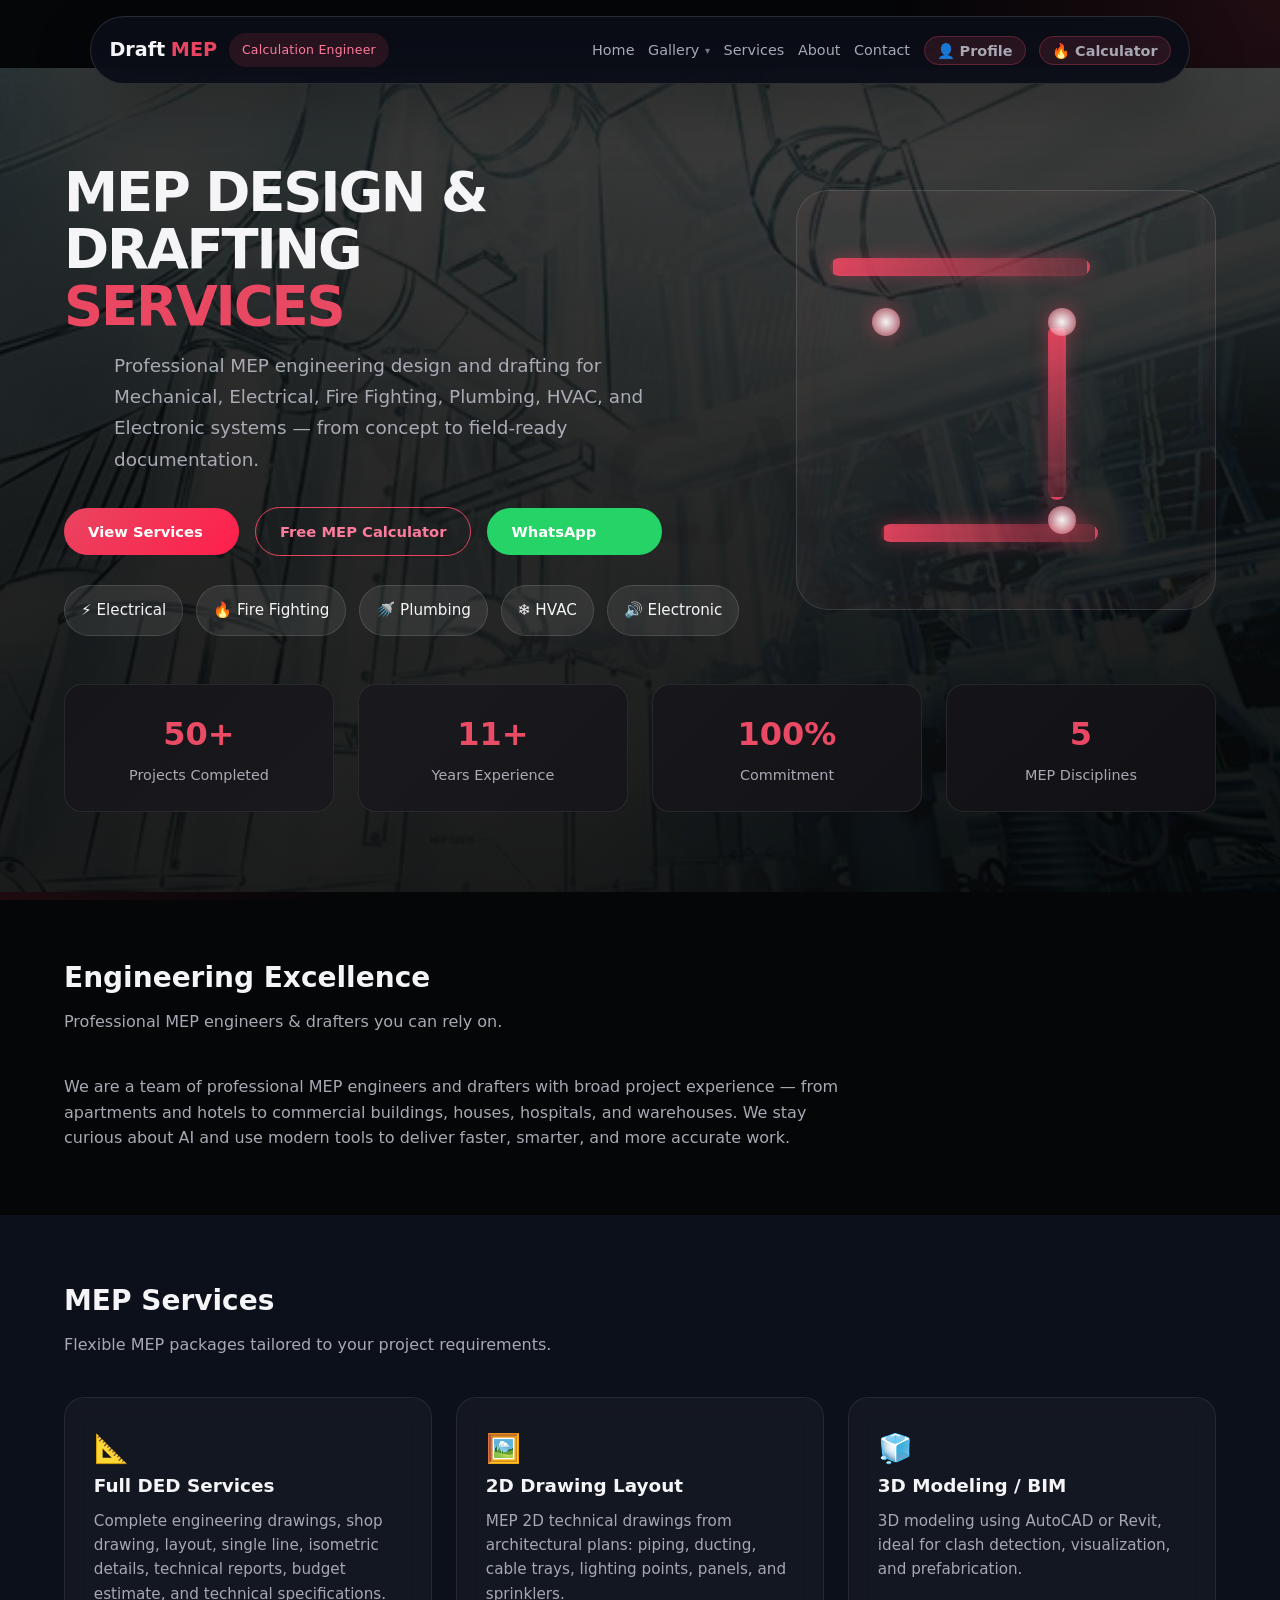
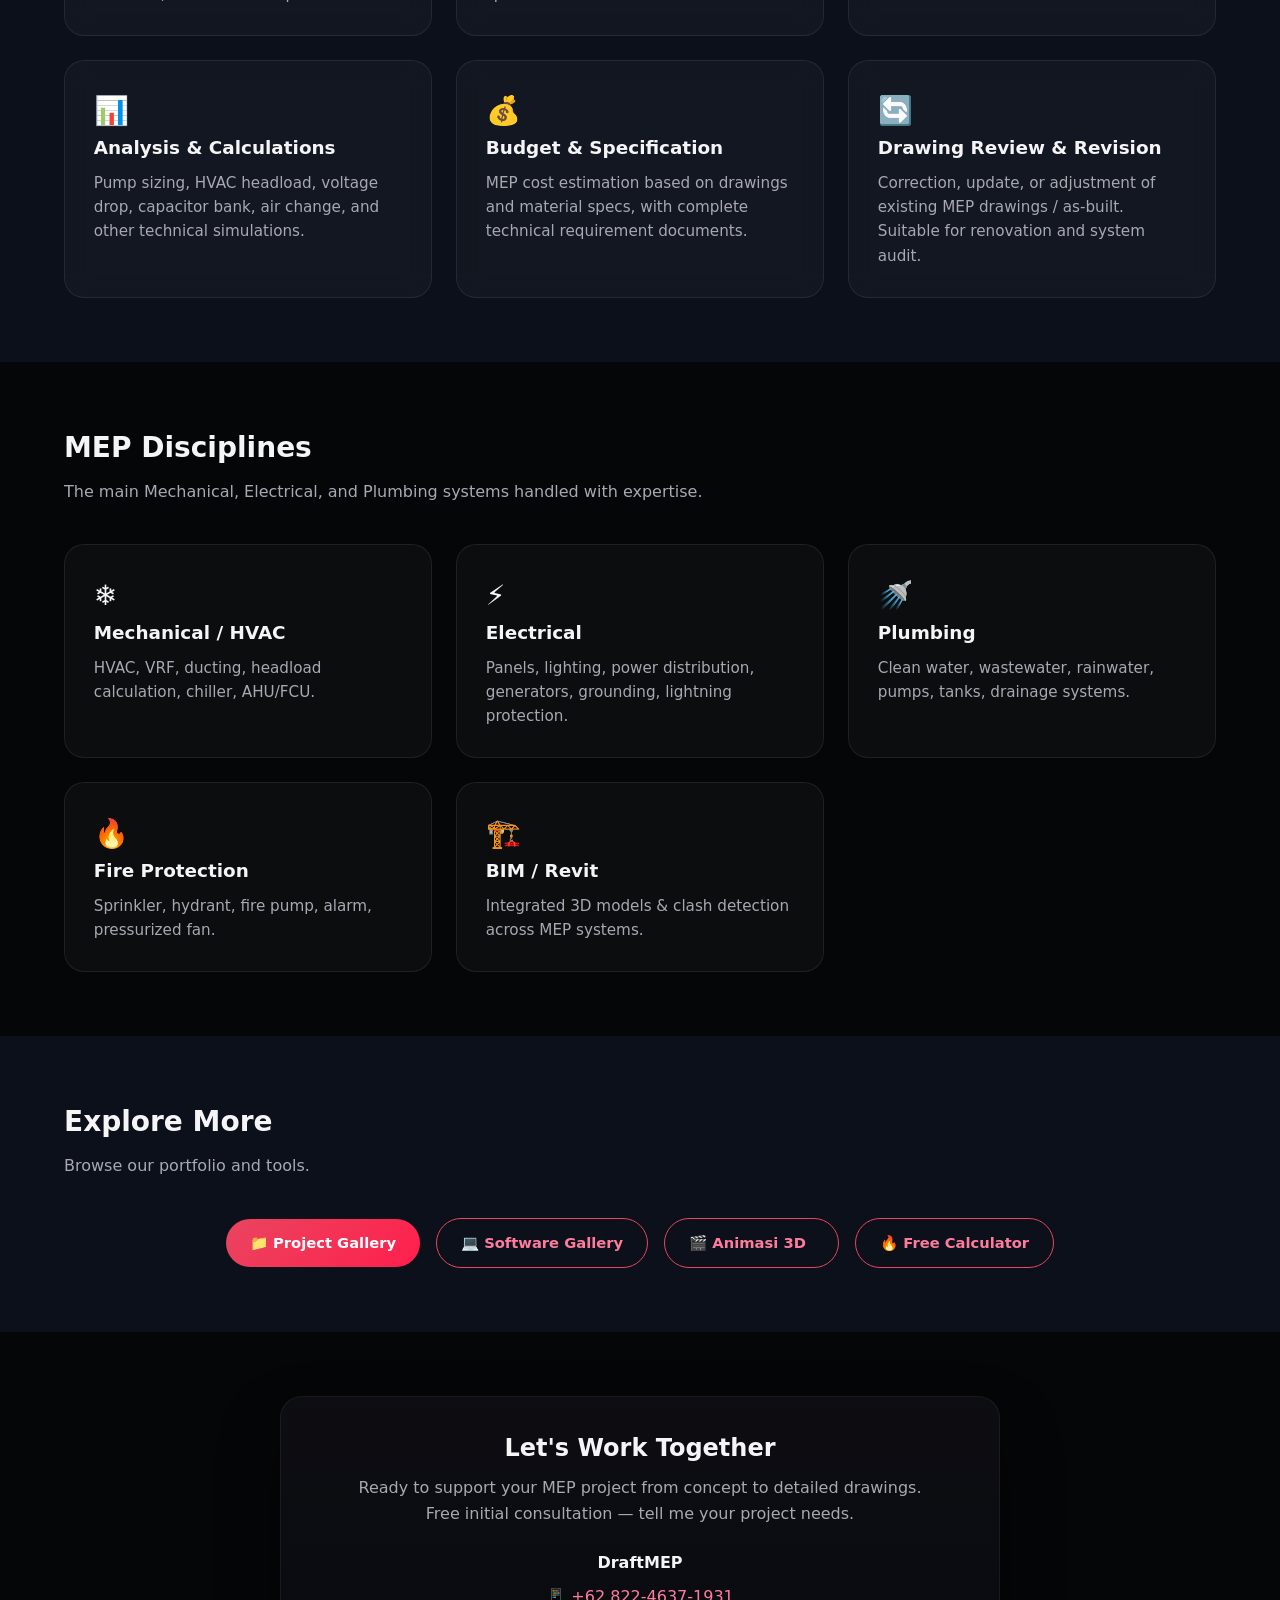
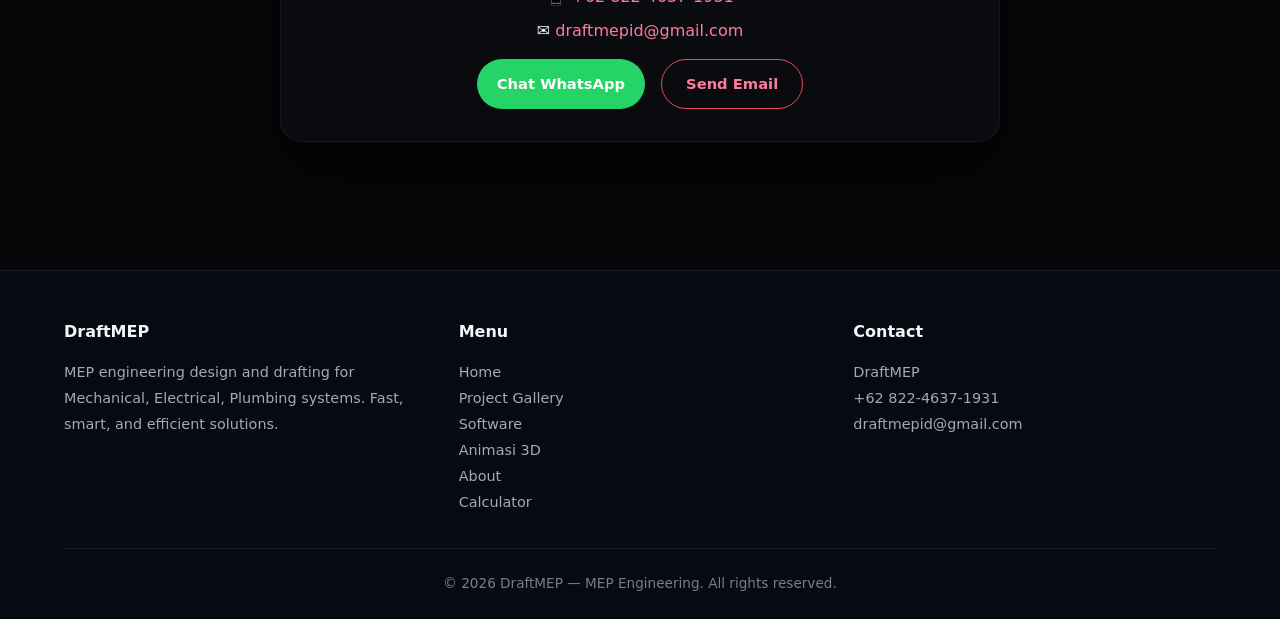
<file: index.html>
<!DOCTYPE html>
<html lang="en">
<head>
  <meta name="google-site-verification" content="-bllngCq3PzgQmmMH0VqFhsk_JgbjGuADqjW__jcUgk" />
  <meta charset="UTF-8">
  <meta name="viewport" content="width=device-width, initial-scale=1.0">
  <title>DraftMEP — MEP Engineering & Drafting</title>
  <meta name="description" content="MEP engineering design, drafting, and technical calculation tools for Mechanical, Electrical, and Plumbing projects.">
  <link rel="stylesheet" href="css/style.css">
  <!-- Google tag (gtag.js) -->
  <script async src="https://www.googletagmanager.com/gtag/js?id=G-D0GNT5E5FN"></script>
  <script>
    window.dataLayer = window.dataLayer || [];
    function gtag(){dataLayer.push(arguments);}
    gtag('js', new Date());
    gtag('config', 'G-D0GNT5E5FN');
  </script>
</head>
<body>
  <!-- NAVBAR -->
  <nav class="navbar">
    <div class="nav-container">
      <div class="nav-brand">
        <a href="index.html" class="logo">
          Draft<span>MEP</span>
        </a>
        <span class="nav-badge">Calculation Engineer</span>
      </div>
<ul class="nav-links" id="navLinks">
        <li><a href="index.html">Home</a></li>
        <li class="nav-item-dropdown">
          <a href="gallery.html">Gallery</a>
          <div class="nav-dropdown">
            <a href="gallery.html">📁 Project Gallery</a>
            <a href="software.html">💻 Software Gallery</a>
            <a href="animasi3d.html">🎬 Animasi 3D Gallery</a>
          </div>
        </li>
        <li><a href="service.html">Services</a></li>
        <li><a href="about.html">About</a></li>
        <li><a href="index.html#contact">Contact</a></li>
        <li><a href="profile.html" class="nav-highlight">👤 Profile</a></li>
        <li><a href="calculator.html" class="nav-highlight">🔥 Calculator</a></li>
      </ul>
      <button class="nav-toggle" id="navToggle" aria-label="Menu">☰</button>
    </div>
  </nav>

  <!-- HERO -->
  <section class="hero" id="home">
    <div class="container">
      <div class="hero-grid">
        <div class="hero-copy">
          <h1>MEP Design & Drafting<br><span>Services</span></h1>
          <p>Professional MEP engineering design and drafting for Mechanical, Electrical, Fire Fighting, Plumbing, HVAC, and Electronic systems — from concept to field-ready documentation.</p>
          <div class="hero-buttons">
            <a href="#services" class="btn btn-primary">View Services</a>
            <a href="calculator.html" class="btn btn-outline">Free MEP Calculator</a>
            <a href="https://wa.me/6282246371931" target="_blank" class="btn btn-wa">WhatsApp</a>
          </div>
          <div class="hero-badges">
            <span>⚡ Electrical</span>
            <span>🔥 Fire Fighting</span>
            <span>🚿 Plumbing</span>
            <span>❄️ HVAC</span>
            <span>🔊 Electronic</span>
          </div>
        </div>

        <div class="hero-visual">
          <div class="pipe-scene">
            <div class="pipe-line pipe-line-1"></div>
            <div class="pipe-line pipe-line-2"></div>
            <div class="pipe-line pipe-line-3"></div>
            <div class="pipe-joint pipe-joint-1"></div>
            <div class="pipe-joint pipe-joint-2"></div>
            <div class="pipe-joint pipe-joint-3"></div>
            <div class="pulse pulse-1"></div>
            <div class="pulse pulse-2"></div>
            <div class="pulse pulse-3"></div>
          </div>
        </div>
      </div>

      <!-- Stats -->
      <div class="stats">
        <div class="stat-card">
          <div class="number">50+</div>
          <div class="label">Projects Completed</div>
        </div>
        <div class="stat-card">
          <div class="number">11+</div>
          <div class="label">Years Experience</div>
        </div>
        <div class="stat-card">
          <div class="number">100%</div>
          <div class="label">Commitment</div>
        </div>
        <div class="stat-card">
          <div class="number">5</div>
          <div class="label">MEP Disciplines</div>
        </div>
      </div>
    </div>
  </section>

  <!-- ABOUT -->
  <section class="section">
    <div class="container">
      <h2 class="section-title">Engineering Excellence</h2>
      <p class="section-subtitle">Professional MEP engineers & drafters you can rely on.</p>
      <p style="max-width: 800px; color: var(--text-muted);">
        We are a team of professional MEP engineers and drafters with broad project experience —
        from apartments and hotels to commercial buildings, houses, hospitals, and warehouses.
        We stay curious about AI and use modern tools to deliver faster, smarter, and more accurate work.
      </p>
    </div>
  </section>

  <!-- SERVICES -->
  <section class="section" id="services" style="background: #0c101a;">
    <div class="container">
      <h2 class="section-title">MEP Services</h2>
      <p class="section-subtitle">Flexible MEP packages tailored to your project requirements.</p>

      <div class="services-grid">
        <div class="service-card">
          <div class="icon">📐</div>
          <h3>Full DED Services</h3>
          <p>Complete engineering drawings, shop drawing, layout, single line, isometric details, technical reports, budget estimate, and technical specifications.</p>
        </div>
        <div class="service-card">
          <div class="icon">🖼️</div>
          <h3>2D Drawing Layout</h3>
          <p>MEP 2D technical drawings from architectural plans: piping, ducting, cable trays, lighting points, panels, and sprinklers.</p>
        </div>
        <div class="service-card">
          <div class="icon">🧊</div>
          <h3>3D Modeling / BIM</h3>
          <p>3D modeling using AutoCAD or Revit, ideal for clash detection, visualization, and prefabrication.</p>
        </div>
        <div class="service-card">
          <div class="icon">📊</div>
          <h3>Analysis & Calculations</h3>
          <p>Pump sizing, HVAC headload, voltage drop, capacitor bank, air change, and other technical simulations.</p>
        </div>
        <div class="service-card">
          <div class="icon">💰</div>
          <h3>Budget & Specification</h3>
          <p>MEP cost estimation based on drawings and material specs, with complete technical requirement documents.</p>
        </div>
        <div class="service-card">
          <div class="icon">🔄</div>
          <h3>Drawing Review & Revision</h3>
          <p>Correction, update, or adjustment of existing MEP drawings / as-built. Suitable for renovation and system audit.</p>
        </div>
      </div>
    </div>
  </section>

  <!-- DISCIPLINES -->
  <section class="section">
    <div class="container">
      <h2 class="section-title">MEP Disciplines</h2>
      <p class="section-subtitle">The main Mechanical, Electrical, and Plumbing systems handled with expertise.</p>

      <div class="services-grid">
        <div class="service-card">
          <div class="icon">❄️</div>
          <h3>Mechanical / HVAC</h3>
          <p>HVAC, VRF, ducting, headload calculation, chiller, AHU/FCU.</p>
        </div>
        <div class="service-card">
          <div class="icon">⚡</div>
          <h3>Electrical</h3>
          <p>Panels, lighting, power distribution, generators, grounding, lightning protection.</p>
        </div>
        <div class="service-card">
          <div class="icon">🚿</div>
          <h3>Plumbing</h3>
          <p>Clean water, wastewater, rainwater, pumps, tanks, drainage systems.</p>
        </div>
        <div class="service-card">
          <div class="icon">🔥</div>
          <h3>Fire Protection</h3>
          <p>Sprinkler, hydrant, fire pump, alarm, pressurized fan.</p>
        </div>
        <div class="service-card">
          <div class="icon">🏗️</div>
          <h3>BIM / Revit</h3>
          <p>Integrated 3D models & clash detection across MEP systems.</p>
        </div>
      </div>
    </div>
  </section>

  <!-- Explore More -->
  <section class="section" style="background: #0c101a;">
    <div class="container">
      <h2 class="section-title">Explore More</h2>
      <p class="section-subtitle">Browse our portfolio and tools.</p>
      <div class="hero-buttons" style="justify-content: center; margin-top: 1.5rem; flex-wrap: wrap;">
        <a href="gallery.html" class="btn btn-primary">📁 Project Gallery</a>
        <a href="software.html" class="btn btn-outline">💻 Software Gallery</a>
        <a href="animasi3d.html" class="btn btn-outline">🎬 Animasi 3D</a>
        <a href="calculator.html" class="btn btn-outline">🔥 Free Calculator</a>
      </div>
    </div>
  </section>

  <!-- CONTACT -->
  <section class="section" id="contact">
    <div class="container">
      <div class="contact-box">
        <h2>Let's Work Together</h2>
        <p>Ready to support your MEP project from concept to detailed drawings.<br>Free initial consultation — tell me your project needs.</p>

        <div class="contact-info">
          <div><strong>DraftMEP</strong></div>
          <div>📱 <a href="https://wa.me/6282246371931" target="_blank">+62 822-4637-1931</a></div>
          <div>✉️ <a href="mailto:draftmepid@gmail.com">draftmepid@gmail.com</a></div>
        </div>

        <div style="display: flex; gap: 1rem; justify-content: center; flex-wrap: wrap;">
          <a href="https://wa.me/6282246371931" target="_blank" class="btn btn-wa">Chat WhatsApp</a>
          <a href="mailto:draftmepid@gmail.com" class="btn btn-outline">Send Email</a>
        </div>
      </div>
    </div>
  </section>

  <!-- FOOTER -->
  <footer class="footer">
    <div class="container">
      <div class="footer-grid">
        <div>
          <h4>DraftMEP</h4>
          <p>MEP engineering design and drafting for Mechanical, Electrical, Plumbing systems. Fast, smart, and efficient solutions.</p>
        </div>
        <div>
          <h4>Menu</h4>
          <p><a href="#home">Home</a></p>
          <p><a href="gallery.html">Project Gallery</a></p>
          <p><a href="software.html">Software</a></p>
          <p><a href="animasi3d.html">Animasi 3D</a></p>
          <p><a href="about.html">About</a></p>
          <p><a href="calculator.html">Calculator</a></p>
        </div>
        <div>
          <h4>Contact</h4>
          <p>DraftMEP</p>
          <p><a href="https://wa.me/6282246371931">+62 822-4637-1931</a></p>
          <p><a href="mailto:draftmepid@gmail.com">draftmepid@gmail.com</a></p>
        </div>
      </div>
      <div class="footer-bottom">
        © 2026 DraftMEP — MEP Engineering. All rights reserved.
      </div>
    </div>
  </footer>

  <script src="js/main.js"></script>
  <script>
    document.addEventListener('DOMContentLoaded', () => {
      document.querySelectorAll('.nav-links a').forEach(link => {
        link.addEventListener('click', () => {
          document.querySelectorAll('.nav-links a').forEach(a => a.classList.remove('active'));
          link.classList.add('active');
        });
      });
    });
  </script>
</body>
</html>
</file>
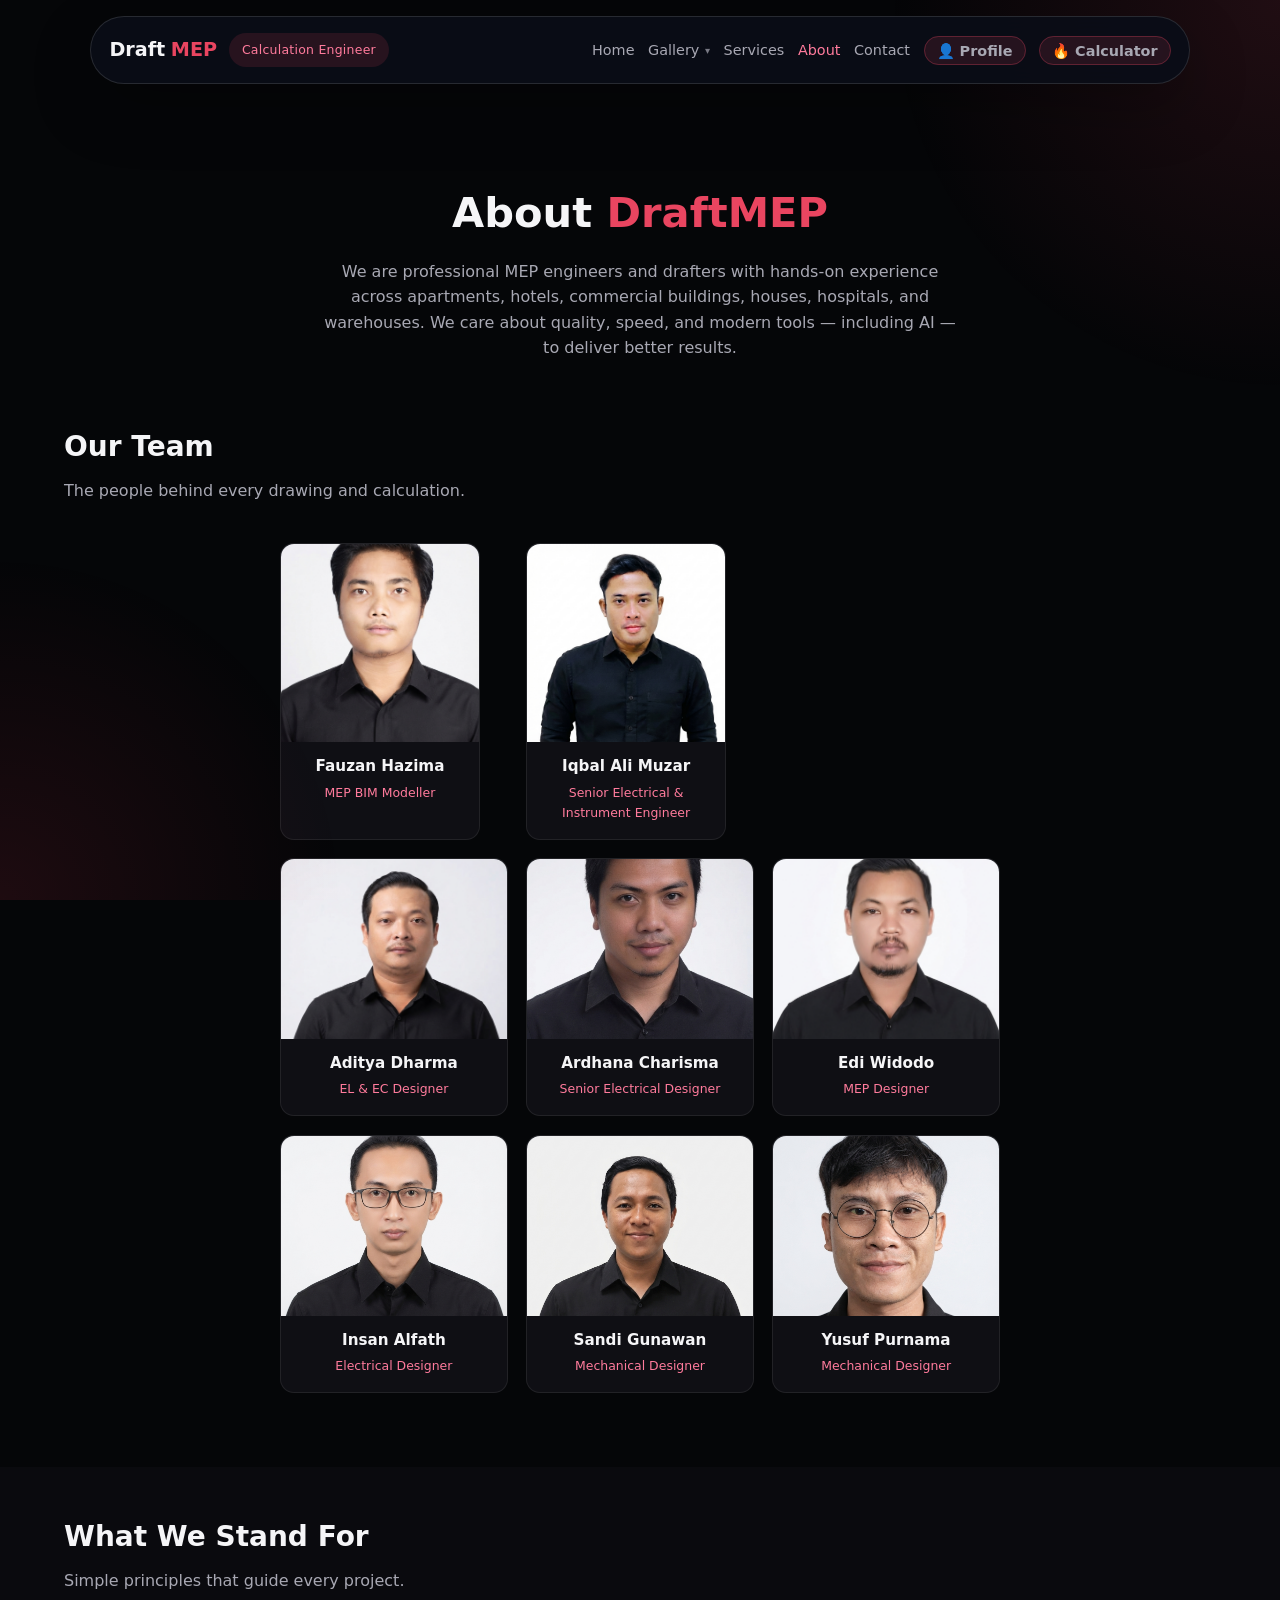
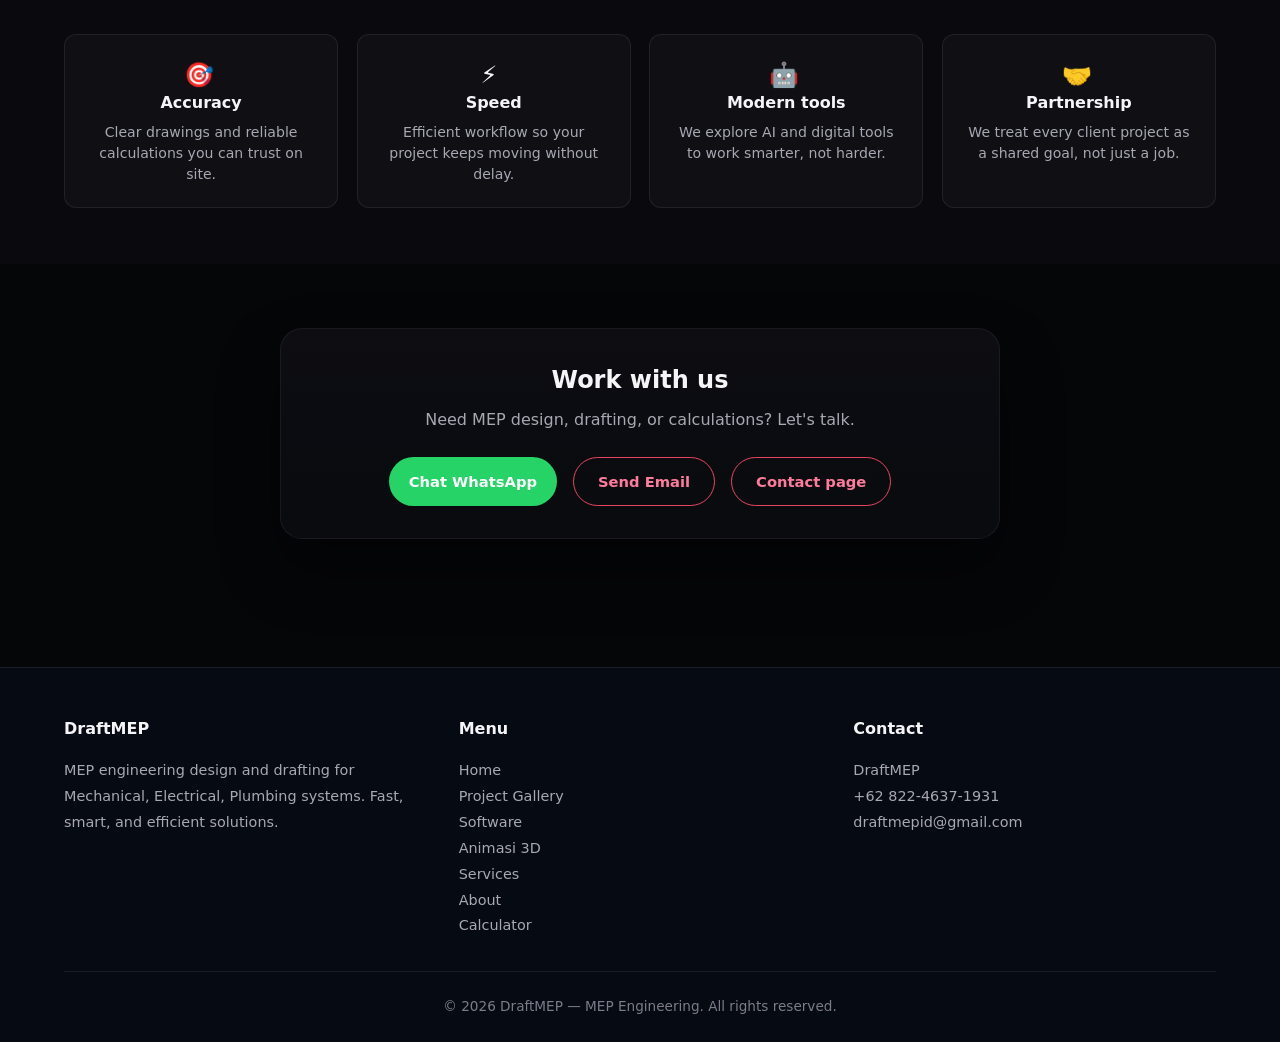
<file: about.html>
<!DOCTYPE html>
<html lang="en">
<head>
  <meta charset="UTF-8">
  <meta name="viewport" content="width=device-width, initial-scale=1.0">
  <title>About Us — DraftMEP</title>
  <meta name="description" content="Meet the DraftMEP team — professional MEP engineers and drafters.">
  <link rel="stylesheet" href="css/style.css">
  <style>
    .about-hero {
      padding: 7rem 0 2.5rem;
      text-align: center;
    }
    .about-hero h1 {
      font-size: clamp(1.8rem, 4vw, 2.6rem);
      margin-bottom: 0.75rem;
    }
    .about-hero h1 span {
      color: var(--primary, #e94560);
    }
    .about-hero p {
      max-width: 640px;
      margin: 0 auto;
      color: var(--text-muted, #a8a8b3);
      line-height: 1.6;
    }

    .team-section {
      padding: 1.5rem 0 3.5rem;
    }

    /* Featured: lebih kecil dari sebelumnya */
    .team-featured {
      display: flex;
      justify-content: center;
      margin-bottom: 1.75rem;
    }
    .team-card.featured {
      max-width: 200px;
      width: 100%;
    }

    /* Baris 3 kolom — kartu lebih kompak */
    .team-row {
      display: grid;
      grid-template-columns: repeat(3, 1fr);
      gap: 1.15rem;
      max-width: 720px;
      margin: 0 auto 1.15rem;
    }

    .team-card {
      background: var(--bg-card, #0f0f14);
      border: 1px solid var(--border, rgba(255,255,255,0.08));
      border-radius: 14px;
      overflow: hidden;
      text-align: center;
      transition: transform 0.25s ease, border-color 0.25s ease, box-shadow 0.25s ease;
    }
    .team-card:hover {
      transform: translateY(-5px);
      border-color: rgba(233, 69, 96, 0.45);
      box-shadow: 0 12px 28px rgba(0,0,0,0.35);
    }

    /* Foto tidak terlalu besar */
    .team-photo {
      width: 100%;
      aspect-ratio: 1 / 1;
      max-height: 180px;
      object-fit: cover;
      object-position: center 28%;
      display: block;
      background: #0c101a;
    }
    .team-card.featured .team-photo {
      max-height: 200px;
    }

    .team-photo.pos-lower {
      object-position: center 38%;
    }

    .team-info {
      padding: 0.75rem 0.85rem 1rem;
    }
    .team-info h3 {
      font-size: 0.95rem;
      margin: 0 0 0.25rem;
      color: var(--text, #f5f5f7);
    }
    .team-info .role {
      font-size: 0.78rem;
      color: var(--primary-light, #ff7b9c);
      font-weight: 500;
    }

    .about-values {
      padding: 3rem 0 3.5rem;
      background: #0a0a0e;
    }
    .values-grid {
      display: grid;
      grid-template-columns: repeat(auto-fit, minmax(200px, 1fr));
      gap: 1.15rem;
      margin-top: 1.75rem;
    }
    .value-card {
      background: var(--bg-card, #0f0f14);
      border: 1px solid var(--border, rgba(255,255,255,0.08));
      border-radius: 12px;
      padding: 1.35rem;
      text-align: center;
    }
    .value-card .icon {
      font-size: 1.5rem;
      margin-bottom: 0.6rem;
    }
    .value-card h3 {
      font-size: 1rem;
      margin: 0 0 0.4rem;
    }
    .value-card p {
      font-size: 0.88rem;
      color: var(--text-muted, #a8a8b3);
      margin: 0;
      line-height: 1.5;
    }

    @media (max-width: 768px) {
      .team-row {
        grid-template-columns: 1fr;
        max-width: 200px;
      }
      .team-card.featured {
        max-width: 180px;
      }
      .team-photo {
        max-height: 180px;
      }
    }
  </style>
  <!-- Google tag (gtag.js) -->
  <script async src="https://www.googletagmanager.com/gtag/js?id=G-D0GNT5E5FN"></script>
  <script>
    window.dataLayer = window.dataLayer || [];
    function gtag(){dataLayer.push(arguments);}
    gtag('js', new Date());
    gtag('config', 'G-D0GNT5E5FN');
  </script>
</head>
<body>
  <!-- NAVBAR -->
  <nav class="navbar">
    <div class="nav-container">
      <div class="nav-brand">
        <a href="index.html" class="logo">
          Draft<span>MEP</span>
        </a>
        <span class="nav-badge">Calculation Engineer</span>
      </div>
      <ul class="nav-links" id="navLinks">
        <li><a href="index.html">Home</a></li>
        <li class="nav-item-dropdown">
          <a href="gallery.html">Gallery</a>
          <div class="nav-dropdown">
            <a href="gallery.html">📁 Project Gallery</a>
            <a href="software.html">💻 Software Gallery</a>
            <a href="animasi3d.html">🎬 Animasi 3D Gallery</a>
          </div>
        </li>
        <li><a href="service.html">Services</a></li>
        <li><a href="about.html" class="active">About</a></li>
        <li><a href="index.html#contact">Contact</a></li>
        <li><a href="profile.html" class="nav-highlight">👤 Profile</a></li>
        <li><a href="calculator.html" class="nav-highlight">🔥 Calculator</a></li>
      </ul>
      <button class="nav-toggle" id="navToggle" aria-label="Menu">☰</button>
    </div>
  </nav>

  <!-- HERO -->
  <section class="about-hero">
    <div class="container">
      <h1>About <span>DraftMEP</span></h1>
      <p>
        We are professional MEP engineers and drafters with hands-on experience across
        apartments, hotels, commercial buildings, houses, hospitals, and warehouses.
        We care about quality, speed, and modern tools — including AI — to deliver better results.
      </p>
    </div>
  </section>

  <!-- TEAM -->
     <section class="team-section">
  <div class="container">
    <h2 class="section-title">Our Team</h2>
    <p class="section-subtitle">The people behind every drawing and calculation.</p>

    <!-- Baris 1: 2 Kartu di Atas (Centered & Sejajar) -->
    <div class="team-row top-row">
      <!-- Featured: Fauzan Hazima -->
      <div class="team-card featured">
        <img
          class="team-photo pos-lower"
          src="about/Fauzan MEP BIM Modeller.png"
          alt="Fauzan Hazima — MEP BIM Modeller"
          loading="lazy"
        >
        <div class="team-info">
          <h3>Fauzan Hazima</h3>
          <div class="role">MEP BIM Modeller</div>
        </div>
      </div>

      <!-- Featured: Iqbal Ali Muzar -->
      <div class="team-card featured">
        <img
          class="team-photo pos-lower"
          src="about/Iqbal Senior Electrical & instrument Engineering.png"
          alt="Iqbal Ali Muzar — Senior Electrical & Instrument Engineer"
          loading="lazy"
        >
        <div class="team-info">
          <h3>Iqbal Ali Muzar</h3>
          <div class="role">Senior Electrical &amp; Instrument Engineer</div>
        </div>
      </div>
    </div>

    <!-- Baris 2: Aditya Dharma, Ardhana Charisma, Edi Widodo -->
    <div class="team-row">
      <div class="team-card">
        <img
          class="team-photo"
          src="about/Adit EL & EC Designer.png"
          alt="Aditya Dharma — EL & EC Designer"
          loading="lazy"
        >
        <div class="team-info">
          <h3>Aditya Dharma</h3>
          <div class="role">EL &amp; EC Designer</div>
        </div>
      </div>
      <div class="team-card">
        <img
          class="team-photo pos-lower"
          src="about/Ardhana Senior Electrical Designer.png"
          alt="Ardhana Charisma — Senior Electrical Designer"
          loading="lazy"
        >
        <div class="team-info">
          <h3>Ardhana Charisma</h3>
          <div class="role">Senior Electrical Designer</div>
        </div>
      </div>
      <div class="team-card">
        <img
          class="team-photo"
          src="about/Edi MEP Designer.png"
          alt="Edi Widodo — MEP Designer"
          loading="lazy"
        >
        <div class="team-info">
          <h3>Edi Widodo</h3>
          <div class="role">MEP Designer</div>
        </div>
      </div>
    </div>

    <!-- Baris 3: Insan Alfath, Sandi Gunawan, Yusuf Purnama -->
    <div class="team-row">
      <div class="team-card">
        <img
          class="team-photo"
          src="about/Insan Electrical Designer.png"
          alt="Insan Alfath — Electrical Designer"
          loading="lazy"
        >
        <div class="team-info">
          <h3>Insan Alfath</h3>
          <div class="role">Electrical Designer</div>
        </div>
      </div>
      <div class="team-card">
        <img
          class="team-photo"
          src="about/Sandi Mechanical Designer.png"
          alt="Sandi Gunawan — Mechanical Designer"
          loading="lazy"
        >
        <div class="team-info">
          <h3>Sandi Gunawan</h3>
          <div class="role">Mechanical Designer</div>
        </div>
      </div>
      <div class="team-card">
        <img
          class="team-photo"
          src="about/Yusuf Mechanical Designer.png"
          alt="Yusuf Purnama — Mechanical Designer"
          loading="lazy"
        >
        <div class="team-info">
          <h3>Yusuf Purnama</h3>
          <div class="role">Mechanical Designer</div>
        </div>
      </div>
    </div>
  </div>
</section>
  <!-- VALUES -->
  <section class="about-values">
    <div class="container">
      <h2 class="section-title">What We Stand For</h2>
      <p class="section-subtitle">Simple principles that guide every project.</p>
      <div class="values-grid">
        <div class="value-card">
          <div class="icon">🎯</div>
          <h3>Accuracy</h3>
          <p>Clear drawings and reliable calculations you can trust on site.</p>
        </div>
        <div class="value-card">
          <div class="icon">⚡</div>
          <h3>Speed</h3>
          <p>Efficient workflow so your project keeps moving without delay.</p>
        </div>
        <div class="value-card">
          <div class="icon">🤖</div>
          <h3>Modern tools</h3>
          <p>We explore AI and digital tools to work smarter, not harder.</p>
        </div>
        <div class="value-card">
          <div class="icon">🤝</div>
          <h3>Partnership</h3>
          <p>We treat every client project as a shared goal, not just a job.</p>
        </div>
      </div>
    </div>
  </section>

  <!-- CTA -->
  <section class="section">
    <div class="container">
      <div class="contact-box">
        <h2>Work with us</h2>
        <p>Need MEP design, drafting, or calculations? Let's talk.</p>
        <div style="display: flex; gap: 1rem; justify-content: center; flex-wrap: wrap; margin-top: 1.25rem;">
          <a href="https://wa.me/6282246371931" target="_blank" class="btn btn-wa">Chat WhatsApp</a>
          <a href="mailto:draftmepid@gmail.com" class="btn btn-outline">Send Email</a>
          <a href="index.html#contact" class="btn btn-outline">Contact page</a>
        </div>
      </div>
    </div>
  </section>

  <!-- FOOTER -->
  <footer class="footer">
    <div class="container">
      <div class="footer-grid">
        <div>
          <h4>DraftMEP</h4>
          <p>MEP engineering design and drafting for Mechanical, Electrical, Plumbing systems. Fast, smart, and efficient solutions.</p>
        </div>
        <div>
          <h4>Menu</h4>
          <p><a href="index.html">Home</a></p>
          <p><a href="gallery.html">Project Gallery</a></p>
          <p><a href="software.html">Software</a></p>
          <p><a href="animasi3d.html">Animasi 3D</a></p>
          <p><a href="service.html">Services</a></p>
          <p><a href="about.html">About</a></p>
          <p><a href="calculator.html">Calculator</a></p>
        </div>
        <div>
          <h4>Contact</h4>
          <p>DraftMEP</p>
          <p><a href="https://wa.me/6282246371931">+62 822-4637-1931</a></p>
          <p><a href="mailto:draftmepid@gmail.com">draftmepid@gmail.com</a></p>
        </div>
      </div>
      <div class="footer-bottom">
        © 2026 DraftMEP — MEP Engineering. All rights reserved.
      </div>
    </div>
  </footer>

  <script src="js/main.js"></script>
</body>
</html>
</file>
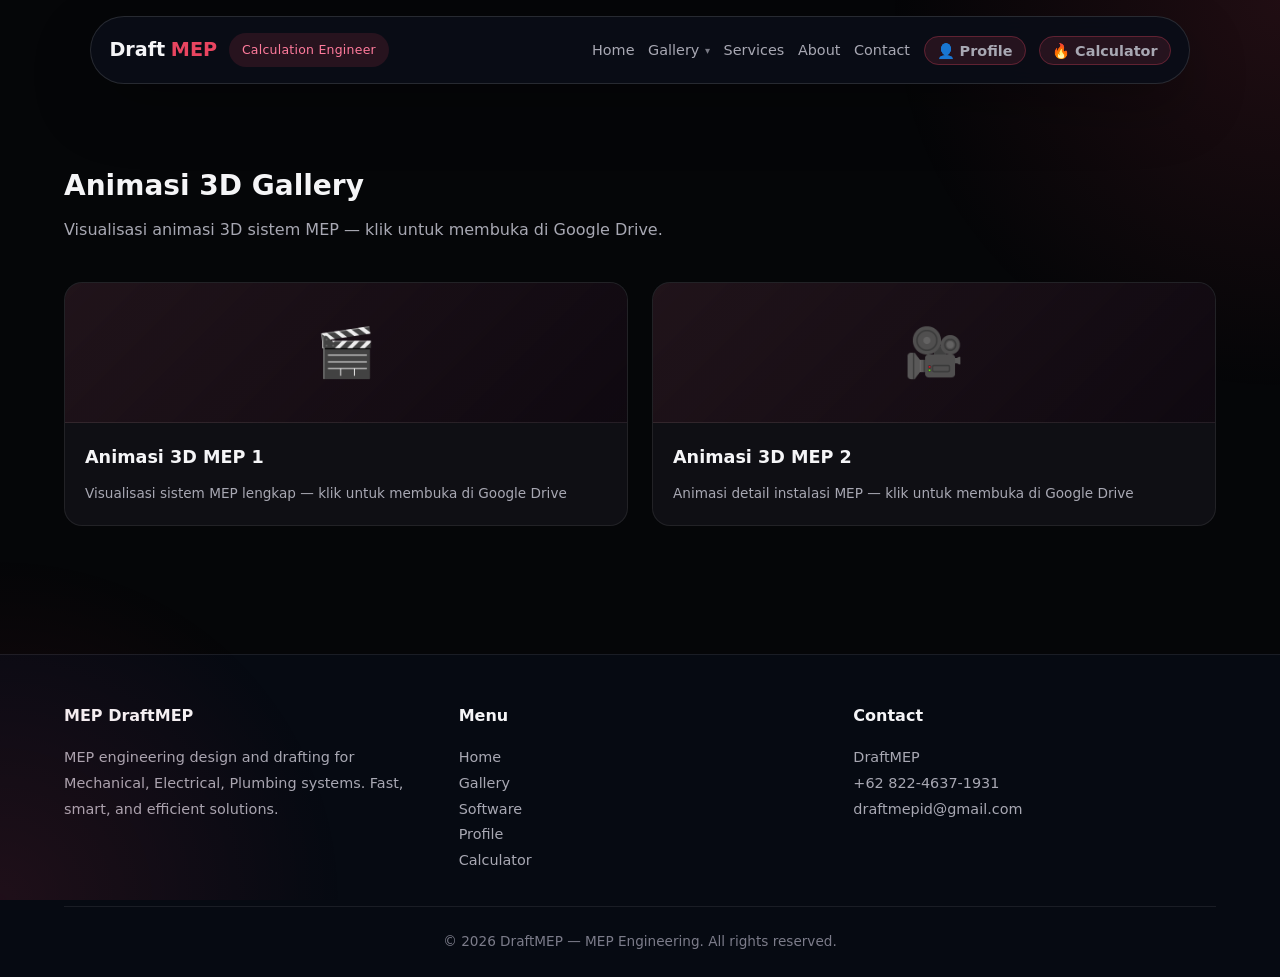
<file: animasi3d.html>
<!DOCTYPE html>
<html lang="en">
<head>
  <meta charset="UTF-8">
  <meta name="viewport" content="width=device-width, initial-scale=1.0">
  <title>Animasi 3D Gallery — DrafteMEP</title>
  <meta name="description" content="3D MEP animation visualizations by DrafteMEP.">
  <link rel="stylesheet" href="css/style.css">
  <!-- Google tag (gtag.js) -->
  <script async src="https://www.googletagmanager.com/gtag/js?id=G-D0GNT5E5FN"></script>
  <script>
    window.dataLayer = window.dataLayer || [];
    function gtag(){dataLayer.push(arguments);}
    gtag('js', new Date());
    gtag('config', 'G-D0GNT5E5FN');
  </script>
</head>
<body>
  <!-- NAVBAR -->
  <nav class="navbar">
    <div class="nav-container">
      <div class="nav-brand">
        <a href="index.html" class="logo">
          Draft<span>MEP</span>
        </a>
        <span class="nav-badge">Calculation Engineer</span>
      </div>
<ul class="nav-links" id="navLinks">
        <li><a href="index.html">Home</a></li>
        <li class="nav-item-dropdown">
          <a href="gallery.html">Gallery</a>
          <div class="nav-dropdown">
            <a href="gallery.html">📁 Project Gallery</a>
            <a href="software.html">💻 Software Gallery</a>
            <a href="animasi3d.html">🎬 Animasi 3D Gallery</a>
          </div>
        </li>
        <li><a href="service.html">Services</a></li>
        <li><a href="about.html">About</a></li>
        <li><a href="index.html#contact">Contact</a></li>
        <li><a href="profile.html" class="nav-highlight">👤 Profile</a></li>
        <li><a href="calculator.html" class="nav-highlight">🔥 Calculator</a></li>
      </ul>
      <button class="nav-toggle" id="navToggle" aria-label="Menu">☰</button>
    </div>
  </nav>

  <!-- ========== ANIMASI 3D ========== -->
  <section class="section" id="animasi3d" style="padding-top: 6rem;">
    <div class="container">
      <h2 class="section-title">Animasi 3D Gallery</h2>
      <p class="section-subtitle">Visualisasi animasi 3D sistem MEP — klik untuk membuka di Google Drive.</p>

      <div class="animasi-grid" id="animasiGrid">
        <a href="https://drive.google.com/file/d/1e2u2bgzXnaUazNjmnSXeYnSkI7oCQz_0/view?usp=sharing"
           target="_blank" class="animasi-card" data-anim="1">
          <div class="animasi-thumb">
            <span class="animasi-emoji">🎬</span>
          </div>
          <div class="animasi-info">
            <h4>Animasi 3D MEP 1</h4>
            <span class="animasi-desc">Visualisasi sistem MEP lengkap — klik untuk membuka di Google Drive</span>
          </div>
        </a>
        <a href="https://drive.google.com/file/d/19jzfbIkAczXFQRdIl1_G5Oy-l3kG4Eod/view?usp=sharing"
           target="_blank" class="animasi-card" data-anim="2">
          <div class="animasi-thumb">
            <span class="animasi-emoji">🎥</span>
          </div>
          <div class="animasi-info">
            <h4>Animasi 3D MEP 2</h4>
            <span class="animasi-desc">Animasi detail instalasi MEP — klik untuk membuka di Google Drive</span>
          </div>
        </a>
      </div>
    </div>
  </section>

<!-- FOOTER -->
  <footer class="footer">
    <div class="container">
      <div class="footer-grid">
        <div>
          <h4>MEP DraftMEP</h4>
          <p>MEP engineering design and drafting for Mechanical, Electrical, Plumbing systems. Fast, smart, and efficient solutions.</p>
        </div>
        <div>
          <h4>Menu</h4>
          <p><a href="index.html">Home</a></p>
          <p><a href="gallery.html">Gallery</a></p>
          <p><a href="software.html">Software</a></p>
          <p><a href="profile.html">Profile</a></p>
          <p><a href="calculator.html">Calculator</a></p>
        </div>
        <div>
          <h4>Contact</h4>
          <p>DraftMEP</p>
          <p><a href="https://wa.me/6282246371931">+62 822-4637-1931</a></p>
          <p><a href="mailto:draftmepid@gmail.com">draftmepid@gmail.com</a></p>
        </div>
      </div>
      <div class="footer-bottom">
        © 2026 DraftMEP — MEP Engineering. All rights reserved.
      </div>
    </div>
  </footer>

  <script src="js/main.js"></script>
  <script>
    document.addEventListener('DOMContentLoaded', () => {
      document.querySelectorAll('.nav-links a').forEach(link => {
        link.addEventListener('click', () => {
          document.querySelectorAll('.nav-links a').forEach(a => a.classList.remove('active'));
          link.classList.add('active');
        });
      });
    });
  </script>
</body>
</html>
</file>
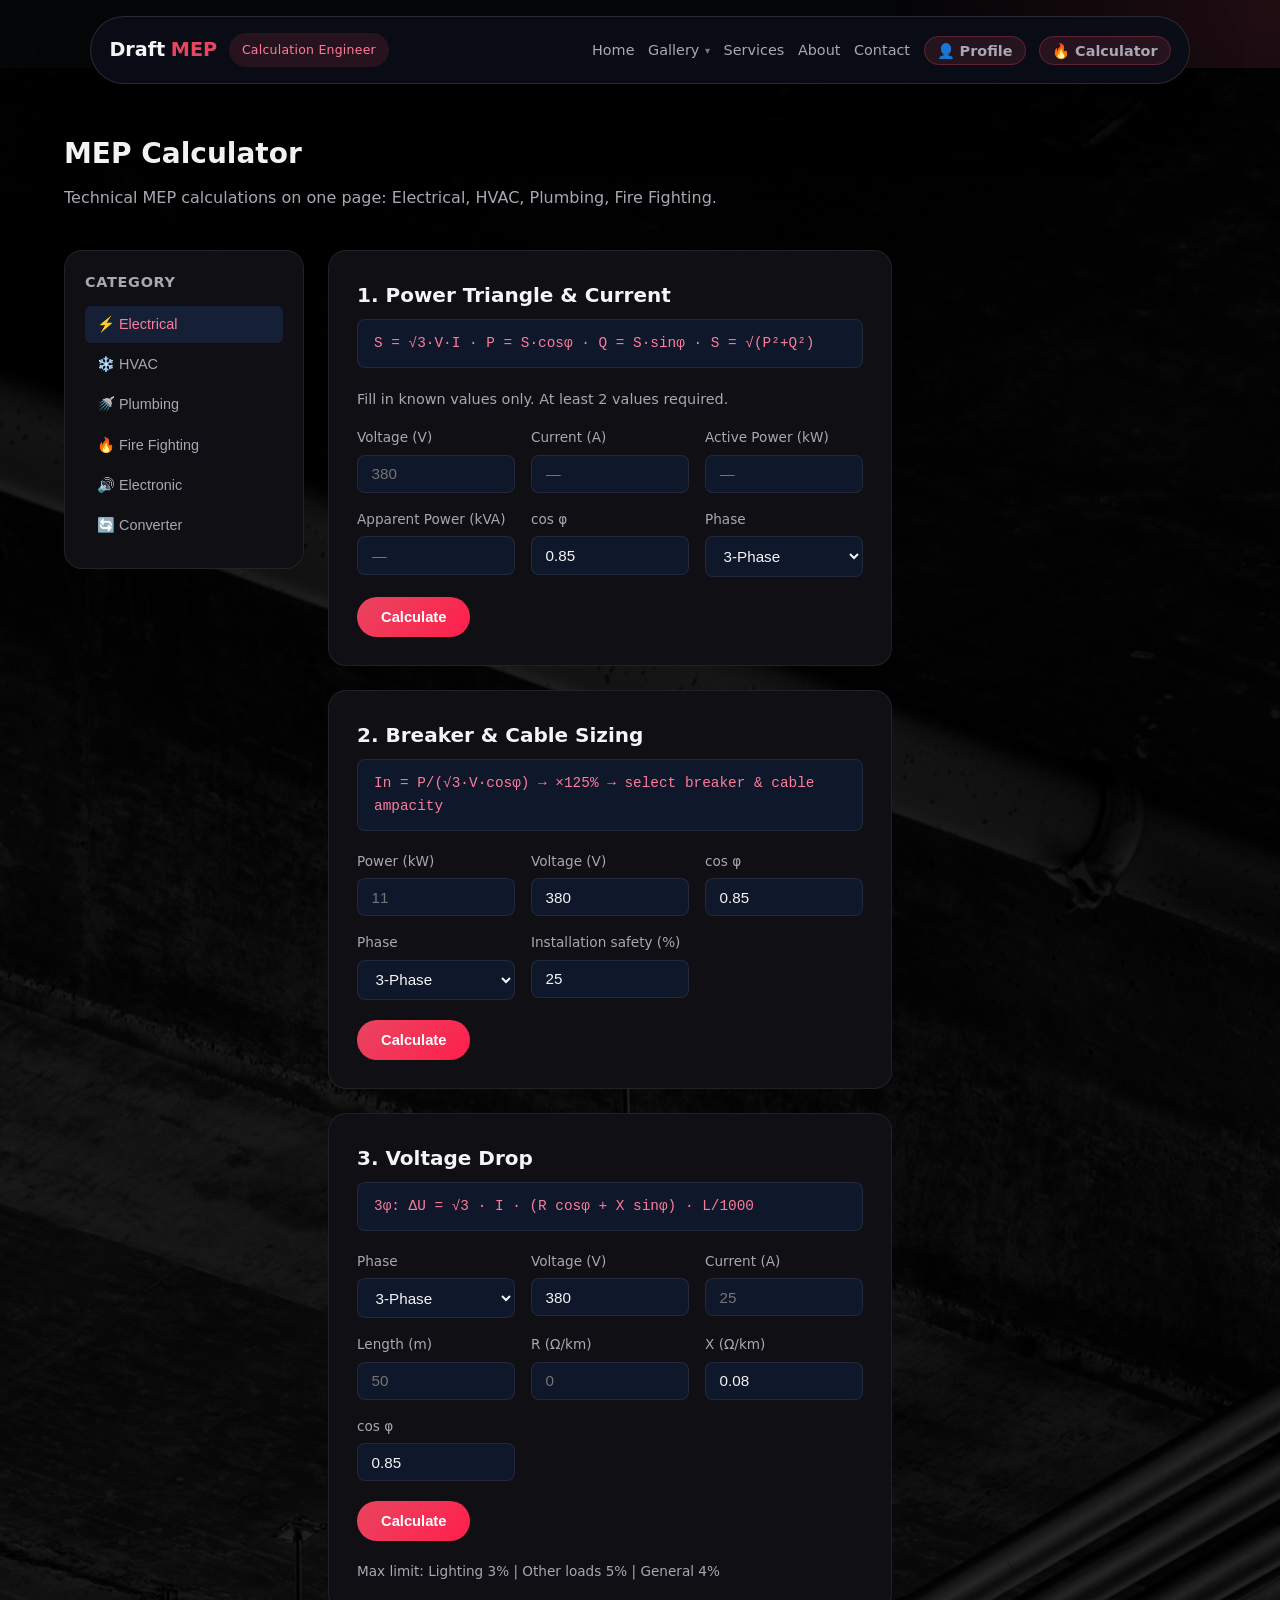
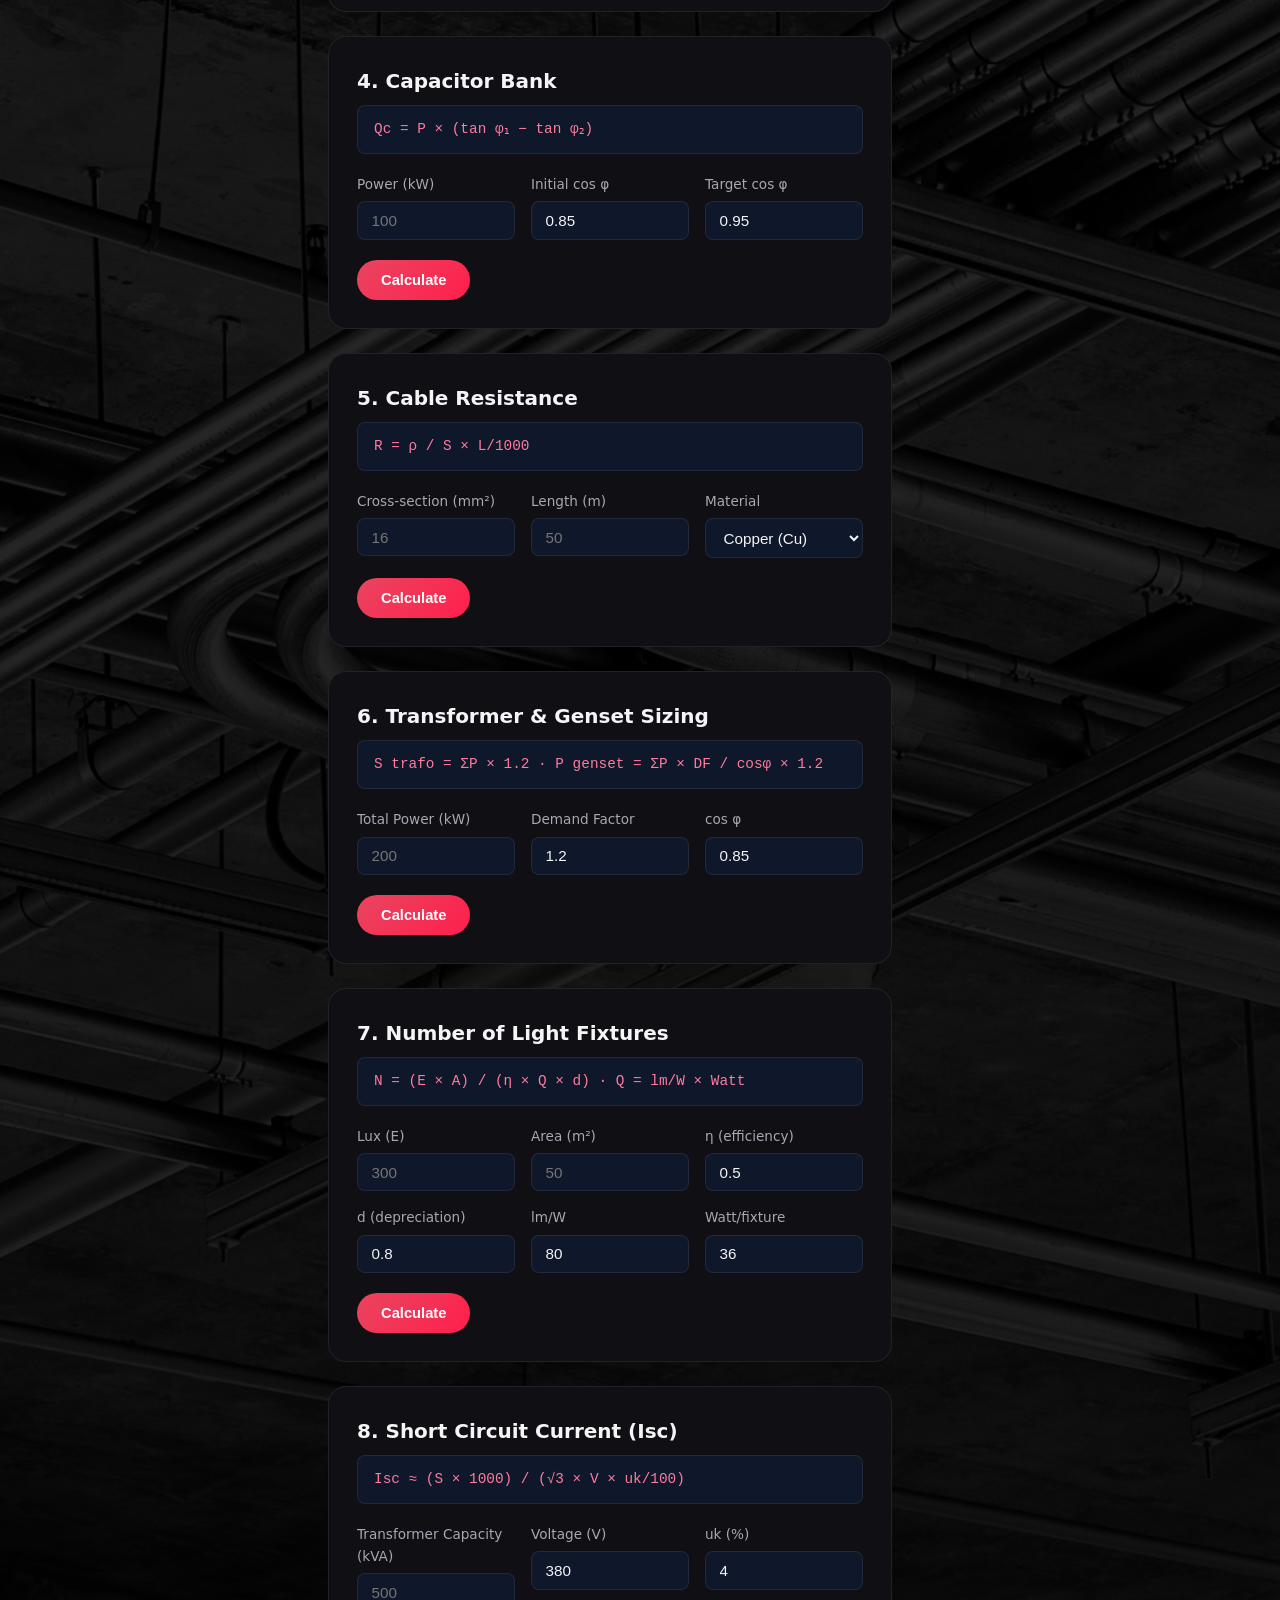
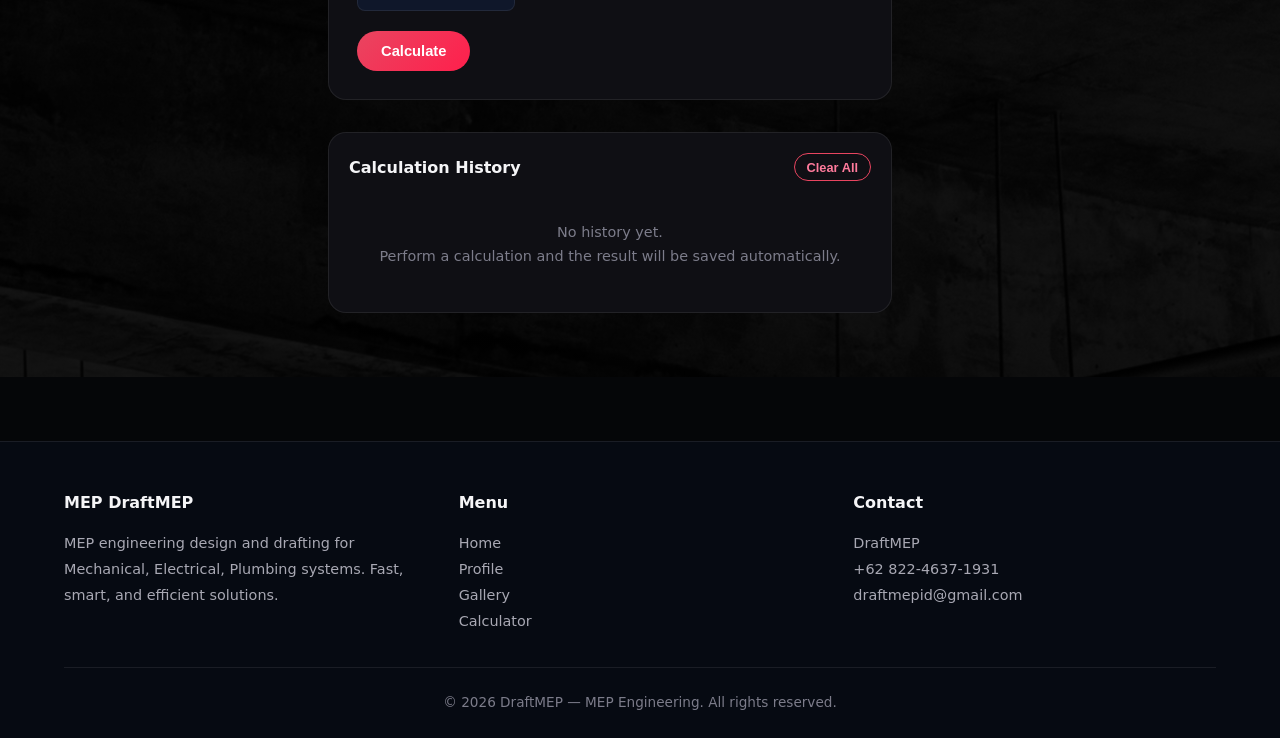
<file: calculator.html>
<!DOCTYPE html>
<html lang="en">
<head>
  <meta charset="UTF-8">
  <meta name="viewport" content="width=device-width, initial-scale=1.0">
  <title>MEP Calculator — DraftMEP </title>
  <meta name="description" content="Technical MEP calculations for Electrical, HVAC, Plumbing, Fire Fighting, and Electronic systems.">
  <link rel="stylesheet" href="css/style.css">
</head>
<body>
  <!-- NAVBAR -->
  <nav class="navbar">
    <div class="nav-container">
      <div class="nav-brand">
        <a href="index.html" class="logo">
          Draft <span>MEP</span>
        </a>
        <span class="nav-badge">Calculation Engineer</span>
      </div>
<ul class="nav-links" id="navLinks">
        <li><a href="index.html">Home</a></li>
        <li class="nav-item-dropdown">
          <a href="gallery.html">Gallery</a>
          <div class="nav-dropdown">
            <a href="gallery.html">📁 Project Gallery</a>
            <a href="software.html">💻 Software Gallery</a>
            <a href="animasi3d.html">🎬 Animasi 3D Gallery</a>
          </div>
        </li>
        <li><a href="service.html">Services</a></li>
        <li><a href="about.html">About</a></li>
        <li><a href="index.html#contact">Contact</a></li>
        <li><a href="profile.html" class="nav-highlight">👤 Profile</a></li>
        <li><a href="calculator.html" class="nav-highlight">🔥 Calculator</a></li>
      </ul>
      <button class="nav-toggle" id="navToggle" aria-label="Menu">☰</button>
    </div>
  </nav>

  <!-- ========== CALCULATOR ========== -->
  <section class="section" id="calculator">
    <div class="container">
      <h2 class="section-title">MEP Calculator</h2>
      <p class="section-subtitle">Technical MEP calculations on one page: Electrical, HVAC, Plumbing, Fire Fighting.</p>

      <div class="calc-layout">
        <aside class="calc-sidebar">
          <h3>Category</h3>
          <ul class="calc-nav">
            <li><button class="active" data-cat="electrical" onclick="showCategory('electrical')">⚡ Electrical</button></li>
            <li><button data-cat="hvac" onclick="showCategory('hvac')">❄️ HVAC</button></li>
            <li><button data-cat="plumbing" onclick="showCategory('plumbing')">🚿 Plumbing</button></li>
            <li><button data-cat="fire" onclick="showCategory('fire')">🔥 Fire Fighting</button></li>
            <li><button data-cat="electronic" onclick="showCategory('electronic')">🔊 Electronic</button></li>
            <li><button data-cat="converter" onclick="showCategory('converter')">🔄 Converter</button></li>
          </ul>
        </aside>

        <div class="calc-content">

          <div id="cat-electrical" class="calc-category">

            <div class="calc-card">
              <h2>1. Power Triangle & Current</h2>
              <div class="formula">S = √3·V·I · P = S·cosφ · Q = S·sinφ · S = √(P²+Q²)</div>
              <p style="font-size:0.9rem;color:var(--text-muted);margin-bottom:1rem;">Fill in known values only. At least 2 values required.</p>
              <div class="calc-inputs">
                <div class="input-group"><label>Voltage (V)</label><input type="number" id="sd-v" placeholder="380"></div>
                <div class="input-group"><label>Current (A)</label><input type="number" id="sd-i" placeholder="—"></div>
                <div class="input-group"><label>Active Power (kW)</label><input type="number" id="sd-p" placeholder="—"></div>
                <div class="input-group"><label>Apparent Power (kVA)</label><input type="number" id="sd-s" placeholder="—"></div>
                <div class="input-group"><label>cos φ</label><input type="number" id="sd-cos" value="0.85" step="0.01"></div>
                <div class="input-group"><label>Phase</label><select id="sd-phase"><option value="3">3-Phase</option><option value="1">1-Phase</option></select></div>
              </div>
              <button class="btn btn-primary" onclick="hitungSegitigaDaya()">Calculate</button>
              <div class="calc-result" id="sd-result"><h4>Result</h4><div class="value" id="sd-result-text">—</div></div>
            </div>

            <div class="calc-card">
              <h2>2. Breaker & Cable Sizing</h2>
              <div class="formula">In = P/(√3·V·cosφ) → ×125% → select breaker & cable ampacity</div>
              <div class="calc-inputs">
                <div class="input-group"><label>Power (kW)</label><input type="number" id="sb-p" placeholder="11"></div>
                <div class="input-group"><label>Voltage (V)</label><input type="number" id="sb-v" value="380"></div>
                <div class="input-group"><label>cos φ</label><input type="number" id="sb-cos" value="0.85" step="0.01"></div>
                <div class="input-group"><label>Phase</label><select id="sb-phase"><option value="3">3-Phase</option><option value="1">1-Phase</option></select></div>
                <div class="input-group"><label>Installation safety (%)</label><input type="number" id="sb-safety" value="25"></div>
              </div>
              <button class="btn btn-primary" onclick="hitungSizingBreaker()">Calculate</button>
              <div class="calc-result" id="sb-result"><h4>Result</h4><div class="value" id="sb-result-text">—</div></div>
            </div>

            <div class="calc-card">
              <h2>3. Voltage Drop</h2>
              <div class="formula">3φ: ΔU = √3 · I · (R cosφ + X sinφ) · L/1000</div>
              <div class="calc-inputs">
                <div class="input-group"><label>Phase</label><select id="vd-phase"><option value="3">3-Phase</option><option value="1">1-Phase</option></select></div>
                <div class="input-group"><label>Voltage (V)</label><input type="number" id="vd-v" value="380"></div>
                <div class="input-group"><label>Current (A)</label><input type="number" id="vd-i" placeholder="25"></div>
                <div class="input-group"><label>Length (m)</label><input type="number" id="vd-l" placeholder="50"></div>
                <div class="input-group"><label>R (Ω/km)</label><input type="number" id="vd-r" placeholder="0" step="0.01"></div>
                <div class="input-group"><label>X (Ω/km)</label><input type="number" id="vd-x" value="0.08" step="0.01"></div>
                <div class="input-group"><label>cos φ</label><input type="number" id="vd-cos" value="0.85" step="0.01"></div>
              </div>
              <button class="btn btn-primary" onclick="hitungVoltageDrop()">Calculate</button>
              <div class="calc-result" id="vd-result"><h4>Result</h4><div class="value" id="vd-result-text">—</div></div>
              <div class="calc-notes">Max limit: Lighting 3% | Other loads 5% | General 4%</div>
            </div>

            <div class="calc-card">
              <h2>4. Capacitor Bank</h2>
              <div class="formula">Qc = P × (tan φ₁ − tan φ₂)</div>
              <div class="calc-inputs">
                <div class="input-group"><label>Power (kW)</label><input type="number" id="cb-p" placeholder="100"></div>
                <div class="input-group"><label>Initial cos φ</label><input type="number" id="cb-cos1" value="0.85" step="0.01"></div>
                <div class="input-group"><label>Target cos φ</label><input type="number" id="cb-cos2" value="0.95" step="0.01"></div>
              </div>
              <button class="btn btn-primary" onclick="hitungCapacitorBank()">Calculate</button>
              <div class="calc-result" id="cb-result"><h4>Result</h4><div class="value" id="cb-result-text">—</div></div>
            </div>

            <div class="calc-card">
              <h2>5. Cable Resistance</h2>
              <div class="formula">R = ρ / S × L/1000</div>
              <div class="calc-inputs">
                <div class="input-group"><label>Cross-section (mm²)</label><input type="number" id="rk-s" placeholder="16"></div>
                <div class="input-group"><label>Length (m)</label><input type="number" id="rk-l" placeholder="50"></div>
                <div class="input-group"><label>Material</label><select id="rk-mat"><option value="cu">Copper (Cu)</option><option value="al">Aluminium (Al)</option></select></div>
              </div>
              <button class="btn btn-primary" onclick="hitungResistansiKabel()">Calculate</button>
              <div class="calc-result" id="rk-result"><h4>Result</h4><div class="value" id="rk-result-text">—</div></div>
            </div>

            <div class="calc-card">
              <h2>6. Transformer & Genset Sizing</h2>
              <div class="formula">S trafo = ΣP × 1.2 · P genset = ΣP × DF / cosφ × 1.2</div>
              <div class="calc-inputs">
                <div class="input-group"><label>Total Power (kW)</label><input type="number" id="tg-p" placeholder="200"></div>
                <div class="input-group"><label>Demand Factor</label><input type="number" id="tg-df" value="1.2" step="0.1"></div>
                <div class="input-group"><label>cos φ</label><input type="number" id="tg-cos" value="0.85" step="0.01"></div>
              </div>
              <button class="btn btn-primary" onclick="hitungTrafoGenset()">Calculate</button>
              <div class="calc-result" id="tg-result"><h4>Result</h4><div class="value" id="tg-result-text">—</div></div>
            </div>

            <div class="calc-card">
              <h2>7. Number of Light Fixtures</h2>
              <div class="formula">N = (E × A) / (η × Q × d) · Q = lm/W × Watt</div>
              <div class="calc-inputs">
                <div class="input-group"><label>Lux (E)</label><input type="number" id="al-e" placeholder="300"></div>
                <div class="input-group"><label>Area (m²)</label><input type="number" id="al-a" placeholder="50"></div>
                <div class="input-group"><label>η (efficiency)</label><input type="number" id="al-eta" value="0.5" step="0.05"></div>
                <div class="input-group"><label>d (depreciation)</label><input type="number" id="al-d" value="0.8" step="0.05"></div>
                <div class="input-group"><label>lm/W</label><input type="number" id="al-lmw" value="80"></div>
                <div class="input-group"><label>Watt/fixture</label><input type="number" id="al-watt" value="36"></div>
              </div>
              <button class="btn btn-primary" onclick="hitungArmaturLampu()">Calculate</button>
              <div class="calc-result" id="al-result"><h4>Result</h4><div class="value" id="al-result-text">—</div></div>
            </div>

            <div class="calc-card">
              <h2>8. Short Circuit Current (Isc)</h2>
              <div class="formula">Isc ≈ (S × 1000) / (√3 × V × uk/100)</div>
              <div class="calc-inputs">
                <div class="input-group"><label>Transformer Capacity (kVA)</label><input type="number" id="sc-s" placeholder="500"></div>
                <div class="input-group"><label>Voltage (V)</label><input type="number" id="sc-v" value="380"></div>
                <div class="input-group"><label>uk (%)</label><input type="number" id="sc-uk" value="4" step="0.1"></div>
              </div>
              <button class="btn btn-primary" onclick="hitungShortCircuit()">Calculate</button>
              <div class="calc-result" id="sc-result"><h4>Result</h4><div class="value" id="sc-result-text">—</div></div>
            </div>

          </div>

          <div id="cat-hvac" class="calc-category" style="display:none;">

            <div class="calc-card">
              <h2>1. Room AC Capacity</h2>
              <div class="formula">Q = 0.59 × W × L × H × I × E (Btu/h)</div>
              <div class="calc-inputs">
                <div class="input-group"><label>Width (m)</label><input type="number" id="ac-w" placeholder="4"></div>
                <div class="input-group"><label>Length (m)</label><input type="number" id="ac-l" placeholder="5"></div>
                <div class="input-group"><label>Height (m)</label><input type="number" id="ac-h" value="3"></div>
                <div class="input-group"><label>Insulation Factor (I)</label><input type="number" id="ac-i" value="18"></div>
                <div class="input-group"><label>Orientation Factor (E)</label><input type="number" id="ac-e" value="18"></div>
                <div class="input-group"><label>Safety factor (%)</label><input type="number" id="ac-sf" value="10"></div>
              </div>
              <button class="btn btn-primary" onclick="hitungKapasitasAC()">Calculate</button>
              <div class="calc-result" id="ac-result"><h4>Result</h4><div class="value" id="ac-result-text">—</div></div>
              <div class="calc-notes">I: 10 (insulated) / 18 (not insulated). E: 16 north, 17 east, 18 south, 20 west.</div>
            </div>

            <div class="calc-card">
              <h2>2. AC Power Consumption</h2>
              <div class="formula">P = (Btu/h / 9000) × 746 × 1.3</div>
              <div class="calc-inputs">
                <div class="input-group"><label>Capacity (Btu/h)</label><input type="number" id="dac-btu" placeholder="9000"></div>
              </div>
              <button class="btn btn-primary" onclick="hitungDayaAC()">Calculate</button>
              <div class="calc-result" id="dac-result"><h4>Result</h4><div class="value" id="dac-result-text">—</div></div>
            </div>

            <div class="calc-card">
              <h2>3. Refrigerant Pipe Size</h2>
              <div class="formula">Lookup based on capacity (PK)</div>
              <div class="calc-inputs">
                <div class="input-group"><label>Capacity (PK)</label><input type="number" id="pr-pk" placeholder="2" step="0.5"></div>
              </div>
              <button class="btn btn-primary" onclick="hitungPipaRefrigerant()">Find Size</button>
              <div class="calc-result" id="pr-result"><h4>Result</h4><div class="value" id="pr-result-text">—</div></div>
              <div class="calc-notes">Gas pipe is always larger than liquid. For VRF / length > 15m check manufacturer manual.</div>
            </div>

            <div class="calc-card">
              <h2>4. Duct Sizing</h2>
              <div class="formula">A = Q / v</div>
              <div class="calc-inputs">
                <div class="input-group"><label>Air flow</label><input type="number" id="duct-q" placeholder="1000"></div>
                <div class="input-group"><label>Unit</label><select id="duct-unit"><option value="cfm">CFM</option><option value="m3h">m³/h</option></select></div>
                <div class="input-group"><label>Velocity (m/s)</label><input type="number" id="duct-v" value="5" step="0.5"></div>
              </div>
              <button class="btn btn-primary" onclick="hitungDucting()">Calculate</button>
              <div class="calc-result" id="duct-result"><h4>Result</h4><div class="value" id="duct-result-text">—</div></div>
            </div>

            <div class="calc-card">
              <h2>5. Number of Diffusers / Grilles</h2>
              <div class="formula">S = (Q × 472) / (p × l × v)</div>
              <div class="calc-inputs">
                <div class="input-group"><label>Air flow (CFM)</label><input type="number" id="dif-q" placeholder="500"></div>
                <div class="input-group"><label>Diffuser width (mm)</label><input type="number" id="dif-p" value="300"></div>
                <div class="input-group"><label>Diffuser length (mm)</label><input type="number" id="dif-l" value="300"></div>
                <div class="input-group"><label>Velocity (m/s)</label><input type="number" id="dif-v" value="2.5" step="0.1"></div>
              </div>
              <button class="btn btn-primary" onclick="hitungDiffuser()">Calculate</button>
              <div class="calc-result" id="dif-result"><h4>Result</h4><div class="value" id="dif-result-text">—</div></div>
            </div>

            <div class="calc-card">
              <h2>6. AHU / FCU Fan Power</h2>
              <div class="formula">P = Q × 1.7 × (ΔP + v²×0.6) / (η × 3600)</div>
              <div class="calc-inputs">
                <div class="input-group"><label>Air flow (CFM)</label><input type="number" id="ahu-q" placeholder="2000"></div>
                <div class="input-group"><label>Pressure Drop (Pa)</label><input type="number" id="ahu-dp" value="375"></div>
                <div class="input-group"><label>Outlet velocity (m/s)</label><input type="number" id="ahu-v" value="3"></div>
                <div class="input-group"><label>Fan efficiency</label><input type="number" id="ahu-eff" value="0.8" step="0.05"></div>
              </div>
              <button class="btn btn-primary" onclick="hitungDayaAHU()">Calculate</button>
              <div class="calc-result" id="ahu-result"><h4>Result</h4><div class="value" id="ahu-result-text">—</div></div>
              <div class="calc-notes">AHU typically 375 Pa (1.5 inWg), FCU 250 Pa.</div>
            </div>

            <div class="calc-card">
              <h2>7. CHWS/R Pump Capacity</h2>
              <div class="formula">Q = X × QAC (TR)</div>
              <div class="calc-inputs">
                <div class="input-group"><label>Chiller Capacity (TR)</label><input type="number" id="chws-tr" placeholder="50"></div>
                <div class="input-group"><label>Chiller Type</label><select id="chws-jenis"><option value="air">Air Cooled (9.1 LPM/TR)</option><option value="water">Water Cooled (11.4 LPM/TR)</option></select></div>
                <div class="input-group"><label>Pump safety (%)</label><input type="number" id="chws-sf" value="15"></div>
              </div>
              <button class="btn btn-primary" onclick="hitungPompaCHWS()">Calculate</button>
              <div class="calc-result" id="chws-result"><h4>Result</h4><div class="value" id="chws-result-text">—</div></div>
            </div>

          </div>

          <div id="cat-plumbing" class="calc-category" style="display:none;">

            <div class="calc-card">
              <h2>1. Plumbing Pipe Diameter</h2>
              <div class="formula">d = √( (200 × Q) / (3 × π × v) )</div>
              <div class="calc-inputs">
                <div class="input-group"><label>Flow rate (LPM)</label><input type="number" id="dp-q" placeholder="50"></div>
                <div class="input-group"><label>Velocity (m/s)</label><input type="number" id="dp-v" value="1.5" step="0.1"></div>
              </div>
              <button class="btn btn-primary" onclick="hitungDiameterPipa()">Calculate</button>
              <div class="calc-result" id="dp-result"><h4>Result</h4><div class="value" id="dp-result-text">—</div></div>
              <div class="calc-notes">Typical velocity: distribution 1–2 m/s · suction 0.6–1.2 m/s · discharge 1.5–3 m/s</div>
            </div>

            <div class="calc-card">
              <h2>2. Plumbing Pump Head</h2>
              <div class="formula">H = Lv + (Lt × f) + Pf + safety%</div>
              <div class="calc-inputs">
                <div class="input-group"><label>Vertical Height Lv (m)</label><input type="number" id="hp-lv" placeholder="15"></div>
                <div class="input-group"><label>Total Pipe Length Lt (m)</label><input type="number" id="hp-lt" placeholder="40"></div>
                <div class="input-group"><label>Friction factor f (m/m)</label><input type="number" id="hp-f" value="0.04" step="0.01"></div>
                <div class="input-group"><label>Fixture Pressure Pf (m)</label><input type="number" id="hp-pf" value="10"></div>
                <div class="input-group"><label>Safety (%)</label><input type="number" id="hp-sf" value="10"></div>
              </div>
              <button class="btn btn-primary" onclick="hitungHeadPompa()">Calculate</button>
              <div class="calc-result" id="hp-result"><h4>Result</h4><div class="value" id="hp-result-text">—</div></div>
              <div class="calc-notes">Typical Pf: faucet 3–5 m · shower 7–10 m · flush valve 10–15 m</div>
            </div>

            <div class="calc-card">
              <h2>3. Plumbing Pump Power</h2>
              <div class="formula">P = (0.163 × H × Q × f) / η</div>
              <div class="calc-inputs">
                <div class="input-group"><label>Head (m)</label><input type="number" id="dpy-h" placeholder="25"></div>
                <div class="input-group"><label>Flow rate (LPM)</label><input type="number" id="dpy-q" placeholder="100"></div>
                <div class="input-group"><label>Efficiency η</label><input type="number" id="dpy-eta" value="0.6" step="0.05"></div>
                <div class="input-group"><label>Motor factor</label><input type="number" id="dpy-f" value="1.1" step="0.05"></div>
                <div class="input-group"><label>Power safety (%)</label><input type="number" id="dpy-sf" value="15"></div>
              </div>
              <button class="btn btn-primary" onclick="hitungDayaPompa()">Calculate</button>
              <div class="calc-result" id="dpy-result"><h4>Result</h4><div class="value" id="dpy-result-text">—</div></div>
            </div>

            <div class="calc-card">
              <h2>4. Ground Tank Capacity</h2>
              <div class="formula">Estimate volume based on daily demand</div>
              <div class="calc-inputs">
                <div class="input-group"><label>Water demand (liters/day)</label><input type="number" id="gt-qd" placeholder="5000"></div>
                <div class="input-group"><label>Operating hours</label><input type="number" id="gt-jam" value="8"></div>
                <div class="input-group"><label>Storage safety (%)</label><input type="number" id="gt-storage" value="20"></div>
              </div>
              <button class="btn btn-primary" onclick="hitungGroundTank()">Calculate</button>
              <div class="calc-result" id="gt-result"><h4>Result</h4><div class="value" id="gt-result-text">—</div></div>
            </div>

          </div>

          <div id="cat-fire" class="calc-category" style="display:none;">

            <div class="calc-card">
              <h2>1. Fire Pump Capacity</h2>
              <div class="formula">Sprinkler 80 LPM/point · IHB 400 LPM · Pillar 1000 LPM</div>
              <div class="calc-inputs">
                <div class="input-group"><label>Number of Sprinkler Points</label><input type="number" id="ff-spr" placeholder="20"></div>
                <div class="input-group"><label>Number of IHB</label><input type="number" id="ff-ihb" placeholder="2"></div>
                <div class="input-group"><label>Number of Hydrant Pillars</label><input type="number" id="ff-pillar" placeholder="1"></div>
                <div class="input-group"><label>Jockey (%)</label><input type="number" id="ff-jockey" value="10"></div>
                <div class="input-group"><label>Design margin (%)</label><input type="number" id="ff-margin" value="10"></div>
              </div>
              <button class="btn btn-primary" onclick="hitungKapasitasPompaFF()">Calculate</button>
              <div class="calc-result" id="ff-result"><h4>Result</h4><div class="value" id="ff-result-text">—</div></div>
            </div>

            <div class="calc-card">
              <h2>2. Fire Pump Head</h2>
              <div class="formula">H = Lvert + Ljauh×f + (Phyd + Pspr)×10</div>
              <div class="calc-inputs">
                <div class="input-group"><label>Vertical Height (m)</label><input type="number" id="ffh-lv" placeholder="30"></div>
                <div class="input-group"><label>Farthest Distance (m)</label><input type="number" id="ffh-lj" placeholder="50"></div>
                <div class="input-group"><label>Friction factor f</label><input type="number" id="ffh-f" value="0.05" step="0.01"></div>
                <div class="input-group"><label>Hydrant Pressure (bar)</label><input type="number" id="ffh-ph" value="4"></div>
                <div class="input-group"><label>Sprinkler Pressure (bar)</label><input type="number" id="ffh-ps" value="1"></div>
              </div>
              <button class="btn btn-primary" onclick="hitungHeadPompaFF()">Calculate</button>
              <div class="calc-result" id="ffh-result"><h4>Result</h4><div class="value" id="ffh-result-text">—</div></div>
            </div>

            <div class="calc-card">
              <h2>3. Fire Pump Power</h2>
              <div class="formula">P = 0.163 × H × Q(LPS) × SF / η</div>
              <div class="calc-inputs">
                <div class="input-group"><label>Head (m)</label><input type="number" id="ffd-h" placeholder="50"></div>
                <div class="input-group"><label>Flow rate (LPM)</label><input type="number" id="ffd-q" placeholder="1000"></div>
                <div class="input-group"><label>Efficiency η</label><input type="number" id="ffd-eta" value="0.65" step="0.05"></div>
                <div class="input-group"><label>Safety Factor (multiplier)</label><input type="number" id="ffd-sf" value="1.15" step="0.01"></div>
              </div>
              <button class="btn btn-primary" onclick="hitungDayaPompaFF()">Calculate</button>
              <div class="calc-result" id="ffd-result"><h4>Result</h4><div class="value" id="ffd-result-text">—</div></div>
            </div>

            <div class="calc-card">
              <h2>4. Fire Tank Capacity</h2>
              <div class="formula">V = Q × t × conversion</div>
              <div class="calc-inputs">
                <div class="input-group"><label>Pump Flow Rate</label><input type="number" id="fft-q" placeholder="1000"></div>
                <div class="input-group"><label>Unit</label><select id="fft-unit"><option value="lpm">LPM</option><option value="usgpm">USGPM</option></select></div>
                <div class="input-group"><label>Duration (minutes)</label><input type="number" id="fft-t" value="30"></div>
              </div>
              <button class="btn btn-primary" onclick="hitungTangkiFF()">Calculate</button>
              <div class="calc-result" id="fft-result"><h4>Result</h4><div class="value" id="fft-result-text">—</div></div>
            </div>

            <div class="calc-card">
              <h2>5. Fire Pipe Diameter</h2>
              <div class="formula">d = √(200 × Q / (3 × π × v))</div>
              <div class="calc-inputs">
                <div class="input-group"><label>Flow rate (LPM)</label><input type="number" id="ffp-q" placeholder="1000"></div>
                <div class="input-group"><label>Velocity (m/s)</label><input type="number" id="ffp-v" value="3.5" step="0.1"></div>
              </div>
              <button class="btn btn-primary" onclick="hitungDiameterPipaFF()">Calculate</button>
              <div class="calc-result" id="ffp-result"><h4>Result</h4><div class="value" id="ffp-result-text">—</div></div>
              <div class="calc-notes">Typical fire pipe velocity: 3.0 – 4.5 m/s</div>
            </div>

            <div class="calc-card">
              <h2>6. Sprinkler Pipe Size</h2>
              <div class="formula">Recommended pipe based on sprinkler points</div>
              <div class="calc-inputs">
                <div class="input-group"><label>Sprinkler points</label><input type="number" id="ffsp-points" placeholder="1"></div>
                <div class="input-group"><label>Flow per point (LPM)</label><input type="number" id="ffsp-flow" value="80"></div>
              </div>
              <button class="btn btn-primary" onclick="hitungSprinklerPipeSizeFF()">Calculate</button>
              <div class="calc-result" id="ffsp-result"><h4>Result</h4><div class="value" id="ffsp-result-text">—</div></div>
              <div class="calc-notes">Example: 1 sprinkler point typically uses Ø25 mm.</div>
            </div>

          </div>

          <div id="cat-electronic" class="calc-category" style="display:none;">
            <div class="calc-card">
              <h2>1. Speaker SPL & Count</h2>
              <div class="formula">SPL = Sensitivity + 10·log₁₀(Power) - 20·log₁₀(Distance) + 10·log₁₀(Count)</div>
              <div class="calc-inputs">
                <div class="input-group"><label>Speaker sensitivity (dB @ 1W/1m)</label><input type="number" id="sp-sensitivity" value="90" step="0.1"></div>
                <div class="input-group"><label>Power per speaker (W)</label><input type="number" id="sp-power" value="50"></div>
                <div class="input-group"><label>Distance to listener (m)</label><input type="number" id="sp-distance" value="10" step="0.1"></div>
                <div class="input-group"><label>Number of speakers</label><input type="number" id="sp-count" value="1"></div>
                <div class="input-group"><label>Desired SPL target (optional dB)</label><input type="number" id="sp-target" placeholder="85"></div>
                <div class="input-group"><label>Required margin (dB)</label><input type="number" id="sp-margin" value="3"></div>
              </div>
              <button class="btn btn-primary" onclick="hitungSPL()">Calculate</button>
              <div class="calc-result" id="sp-result"><h4>Result</h4><div class="value" id="sp-result-text">—</div></div>
              <div class="calc-notes">The calculator estimates SPL from speaker sensitivity, power, distance, and speaker count.</div>
            </div>
          </div>

          <div id="cat-converter" class="calc-category" style="display:none;">
            <div class="calc-card">
              <h2>BTU/h → PK / TR</h2>
              <div class="calc-inputs">
                <div class="input-group"><label>BTU/h</label><input type="number" id="btu-value" placeholder="e.g. 12000"></div>
              </div>
              <button class="btn btn-primary" onclick="convertBTUtoPKTR()">Convert</button>
              <div class="calc-result" id="btu-result"><h4>Result</h4><div class="value">—</div></div>
            </div>
            <div class="calc-card">
              <h2>PK → Watt</h2>
              <div class="calc-inputs">
                <div class="input-group"><label>PK</label><input type="number" id="pk-value" placeholder="e.g. 1.5"></div>
              </div>
              <button class="btn btn-primary" onclick="convertPKtoWatt()">Convert</button>
              <div class="calc-result" id="pk-result"><h4>Result</h4><div class="value">—</div></div>
            </div>
            <div class="calc-card">
              <h2>m³/h → CFM</h2>
              <div class="calc-inputs">
                <div class="input-group"><label>m³/h</label><input type="number" id="m3h-value" placeholder="e.g. 1000"></div>
              </div>
              <button class="btn btn-primary" onclick="convertM3hToCFM()">Convert</button>
              <div class="calc-result" id="m3h-result"><h4>Result</h4><div class="value">—</div></div>
            </div>
            <div class="calc-card">
              <h2>CFM → L/s</h2>
              <div class="calc-inputs">
                <div class="input-group"><label>CFM</label><input type="number" id="cfm-value" placeholder="e.g. 100"></div>
              </div>
              <button class="btn btn-primary" onclick="convertCFMToLs()">Convert</button>
              <div class="calc-result" id="cfm-result"><h4>Result</h4><div class="value">—</div></div>
            </div>
            <div class="calc-card">
              <h2>Watt → Ampere</h2>
              <div class="calc-inputs">
                <div class="input-group"><label>Watt</label><input type="number" id="watt-value" placeholder="e.g. 1500"></div>
                <div class="input-group"><label>Voltage (V)</label><input type="number" id="watt-voltage" value="230"></div>
                <div class="input-group"><label>Phase</label><select id="watt-phase"><option value="1">1-Phase</option><option value="3">3-Phase</option></select></div>
              </div>
              <button class="btn btn-primary" onclick="convertWattToAmp()">Convert</button>
              <div class="calc-result" id="watt-result"><h4>Result</h4><div class="value">—</div></div>
            </div>
            <div class="calc-card">
              <h2>Length Converter (mm ↔ cm ↔ m ↔ in)</h2>
              <div class="calc-inputs">
                <div class="input-group"><label>Value</label><input type="number" id="len-value" placeholder="e.g. 1000"></div>
                <div class="input-group"><label>Unit</label><select id="len-unit"><option value="mm">mm</option><option value="cm">cm</option><option value="m">m</option><option value="in">in</option></select></div>
              </div>
              <button class="btn btn-primary" onclick="convertLengthCard()">Convert</button>
              <div class="calc-result" id="len-result"><h4>Result</h4><div class="value">—</div></div>
            </div>
          </div>

          <div class="history-panel">
            <h3>
              Calculation History
              <button class="btn btn-outline" style="padding:0.35rem 0.75rem;font-size:0.8rem;" onclick="MEPHistory.clear()">Clear All</button>
            </h3>
            <div class="history-list" id="historyList">
              <div class="history-empty">No history yet.<br>Perform a calculation and the result will be saved automatically.</div>
            </div>
          </div>

        </div>
      </div>
    </div>
  </section>

  <!-- ========== FOOTER ========== -->
  <footer class="footer">
    <div class="container">
      <div class="footer-grid">
        <div>
          <h4>MEP DraftMEP</h4>
          <p>MEP engineering design and drafting for Mechanical, Electrical, Plumbing systems. Fast, smart, and efficient solutions.</p>
        </div>
        <div>
          <h4>Menu</h4>
          <p><a href="index.html">Home</a></p>
          <p><a href="profile.html">Profile</a></p>
          <p><a href="index.html#gallery">Gallery</a></p>
          <p><a href="calculator.html">Calculator</a></p>
        </div>
        <div>
          <h4>Contact</h4>
          <p>DraftMEP</p>
          <p><a href="https://wa.me/6282246371931">+62 822-4637-1931</a></p>
          <p><a href="mailto:draftmepid@gmail.com">draftmepid@gmail.com</a></p>
        </div>
      </div>
      <div class="footer-bottom">
        © 2026 DraftMEP — MEP Engineering. All rights reserved.
      </div>
    </div>
  </footer>

  <script src="js/main.js"></script>
  <script src="js/calculators.js"></script>
  <script>
    document.addEventListener('DOMContentLoaded', () => {
      if (window.MEPHistory && typeof window.MEPHistory.render === 'function') {
        MEPHistory.render();
      }
    });

    function showCategory(cat) {
      document.querySelectorAll('.calc-category').forEach(el => el.style.display = 'none');
      const active = document.getElementById('cat-' + cat);
      if (active) active.style.display = 'block';
      document.querySelectorAll('.calc-nav button').forEach(btn => {
        btn.classList.toggle('active', btn.dataset.cat === cat);
      });
    }
  </script>
</body>
</html>
</file>
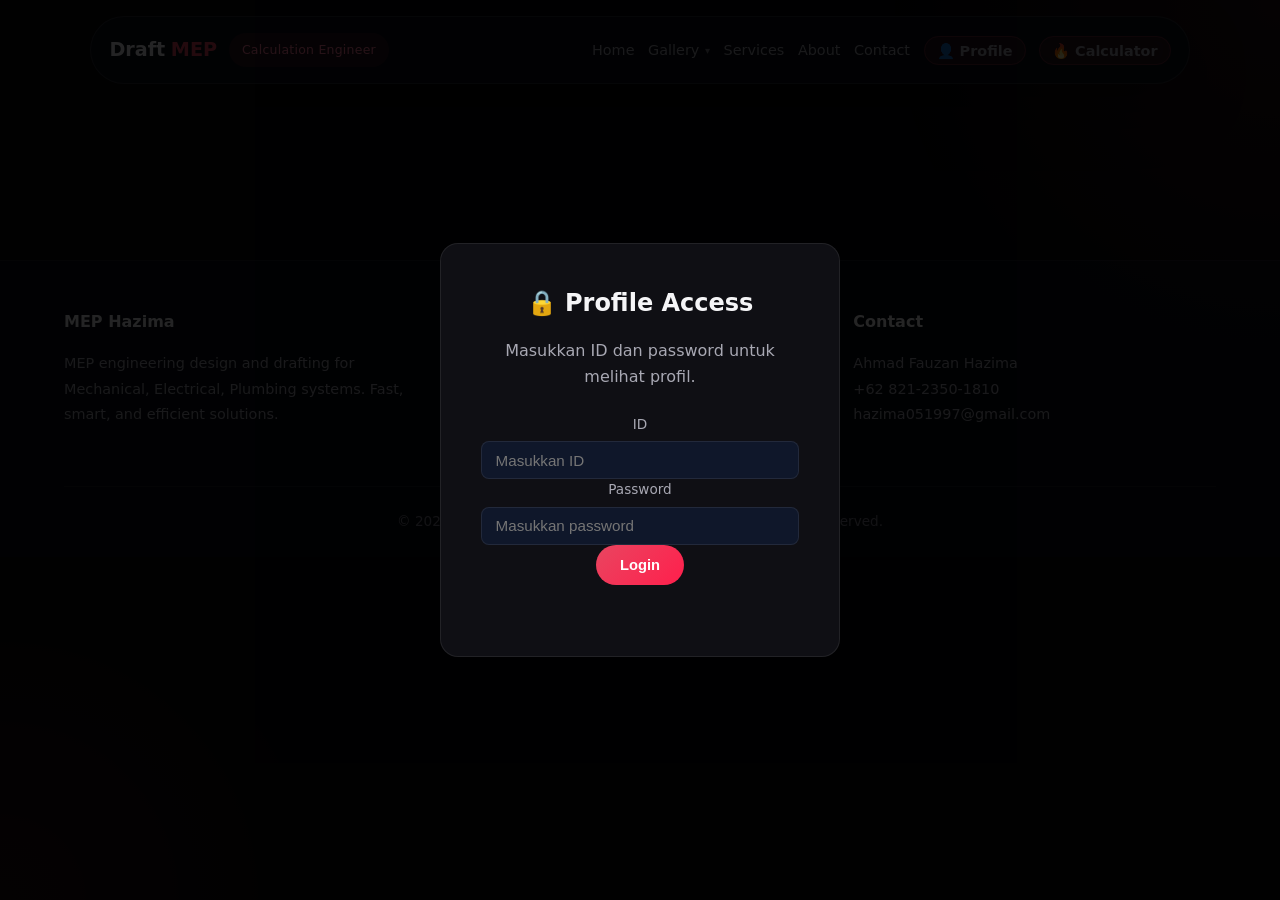
<file: profile.html>
<!DOCTYPE html>
<html lang="en">
<head>
  <meta charset="UTF-8">
  <meta name="viewport" content="width=device-width, initial-scale=1.0">
  <title>Profile — Ahmad Fauzan Hazima</title>
  <meta name="description" content="MEP Engineering profile and experience of Ahmad Fauzan Hazima — Mechanical, Electrical, and Plumbing design.">
  <link rel="stylesheet" href="css/style.css">
</head>
<body>
  <!-- NAVBAR -->
  <nav class="navbar">
    <div class="nav-container">
      <div class="nav-brand">
        <a href="index.html" class="logo">
          Draft <span>MEP</span>
        </a>
        <span class="nav-badge">Calculation Engineer</span>
      </div>
<ul class="nav-links" id="navLinks">
        <li><a href="index.html">Home</a></li>
        <li class="nav-item-dropdown">
          <a href="gallery.html">Gallery</a>
          <div class="nav-dropdown">
            <a href="gallery.html">📁 Project Gallery</a>
            <a href="software.html">💻 Software Gallery</a>
            <a href="animasi3d.html">🎬 Animasi 3D Gallery</a>
          </div>
        </li>
        <li><a href="service.html">Services</a></li>
        <li><a href="about.html">About</a></li>
        <li><a href="index.html#contact">Contact</a></li>
        <li><a href="profile.html" class="nav-highlight">👤 Profile</a></li>
        <li><a href="calculator.html" class="nav-highlight">🔥 Calculator</a></li>
      </ul>
      <button class="nav-toggle" id="navToggle" aria-label="Menu">☰</button>
    </div>
  </nav>

  <!-- ========== LOGIN OVERLAY ========== -->
  <div class="login-overlay" id="loginOverlay">
    <div class="login-card">
      <h2>🔒 Profile Access</h2>
      <p>Masukkan ID dan password untuk melihat profil.</p>
      <form id="loginForm">
        <div class="input-group">
          <label for="login-id">ID</label>
          <input type="text" id="login-id" placeholder="Masukkan ID">
        </div>
        <div class="input-group">
          <label for="login-pass">Password</label>
          <input type="password" id="login-pass" placeholder="Masukkan password">
        </div>
        <button type="submit" class="btn btn-primary">Login</button>
        <div class="login-error" id="loginError"></div>
      </form>
    </div>
  </div>

  <!-- ========== PROFILE ========== -->
  <section class="section" id="profile">
    <div class="container" id="profile-content" style="display: none;">
      <h2 class="section-title">Profile</h2>
      <p class="section-subtitle">About my MEP experience and skills for your project.</p>

      <div class="profile-header">
        <div class="profile-avatar">AF</div>
        <div class="profile-info">
          <h1>Ahmad Fauzan Hazima</h1>
          <div class="location">📍 Indonesia · MEP Engineering</div>
          <div>
            <a href="https://wa.me/6282123501810" target="_blank">+62 821-2350-1810</a> ·
            <a href="mailto:hazima051997@gmail.com">hazima051997@gmail.com</a>
          </div>
        </div>
      </div>

      <p style="color: var(--text-muted); max-width: 800px; margin-bottom: 3rem;">
        I am an MEP practitioner focused on Mechanical, Electrical, and Plumbing systems. I deliver technical design, drafting, and engineering calculations ready for field implementation.
      </p>

      <h2 class="section-title" style="margin-bottom: 1.5rem;">Current Position</h2>
      <div class="timeline" style="margin-bottom: 3rem;">
        <div class="timeline-item">
          <div class="period">Present</div>
          <h4>MEP Engineer</h4>
          <div class="company">PT China State Construction Overseas Division Shanghai</div>
          <ul>
            <li>Working on MEP systems for international construction projects with complete documentation and working drawings.</li>
          </ul>
        </div>
      </div>

      <h2 class="section-title" style="margin-bottom: 1rem;">Software & Tools</h2>
      <p style="color: var(--text-muted); margin-bottom: 1rem;">
        AutoCAD, Revit, SketchUp, ETAP, PlanSwift, MS Project, MS Office.
      </p>
    </div>
  </section>

  <!-- ========== FOOTER ========== -->
  <footer class="footer">
    <div class="container">
      <div class="footer-grid">
        <div>
          <h4>MEP Hazima</h4>
          <p>MEP engineering design and drafting for Mechanical, Electrical, Plumbing systems. Fast, smart, and efficient solutions.</p>
        </div>
        <div>
          <h4>Menu</h4>
          <p><a href="index.html">Home</a></p>
          <p><a href="profile.html">Profile</a></p>
          <p><a href="index.html#gallery">Gallery</a></p>
          <p><a href="calculator.html">Calculator</a></p>
        </div>
        <div>
          <h4>Contact</h4>
          <p>Ahmad Fauzan Hazima</p>
          <p><a href="https://wa.me/6282123501810">+62 821-2350-1810</a></p>
          <p><a href="mailto:hazima051997@gmail.com">hazima051997@gmail.com</a></p>
        </div>
      </div>
      <div class="footer-bottom">
        © 2026 Ahmad Fauzan Hazima — MEP Engineering. All rights reserved.
      </div>
    </div>
  </footer>

  <script src="js/main.js"></script>
  <script>
    /* ========== PROFILE AUTHENTICATION ========== */
    const PROFILE_CREDENTIALS = { id: '123', pass: '123' };
    const PROFILE_AUTH_KEY = 'mep_hazima_profile_auth';

    function checkProfileAuth() {
      const overlay = document.getElementById('loginOverlay');
      const content = document.getElementById('profile-content');
      if (!overlay || !content) return;

      const isAuth = localStorage.getItem(PROFILE_AUTH_KEY) === 'true';
      if (isAuth) {
        overlay.style.display = 'none';
        content.style.display = 'block';
      } else {
        overlay.style.display = 'flex';
        content.style.display = 'none';
      }
    }

    function handleProfileLogin(e) {
      e.preventDefault();
      const id = document.getElementById('login-id').value;
      const pass = document.getElementById('login-pass').value;
      const error = document.getElementById('loginError');

      if (id === PROFILE_CREDENTIALS.id && pass === PROFILE_CREDENTIALS.pass) {
        localStorage.setItem(PROFILE_AUTH_KEY, 'true');
        checkProfileAuth();
      } else {
        error.textContent = 'ID atau password salah!';
      }
    }

    document.addEventListener('DOMContentLoaded', () => {
      checkProfileAuth();

      const form = document.getElementById('loginForm');
      if (form) form.addEventListener('submit', handleProfileLogin);

      document.querySelectorAll('.nav-links a').forEach(link => {
        link.addEventListener('click', () => {
          document.querySelectorAll('.nav-links a').forEach(a => a.classList.remove('active'));
          link.classList.add('active');
        });
      });
    });
  </script>
</body>
</html>
</file>
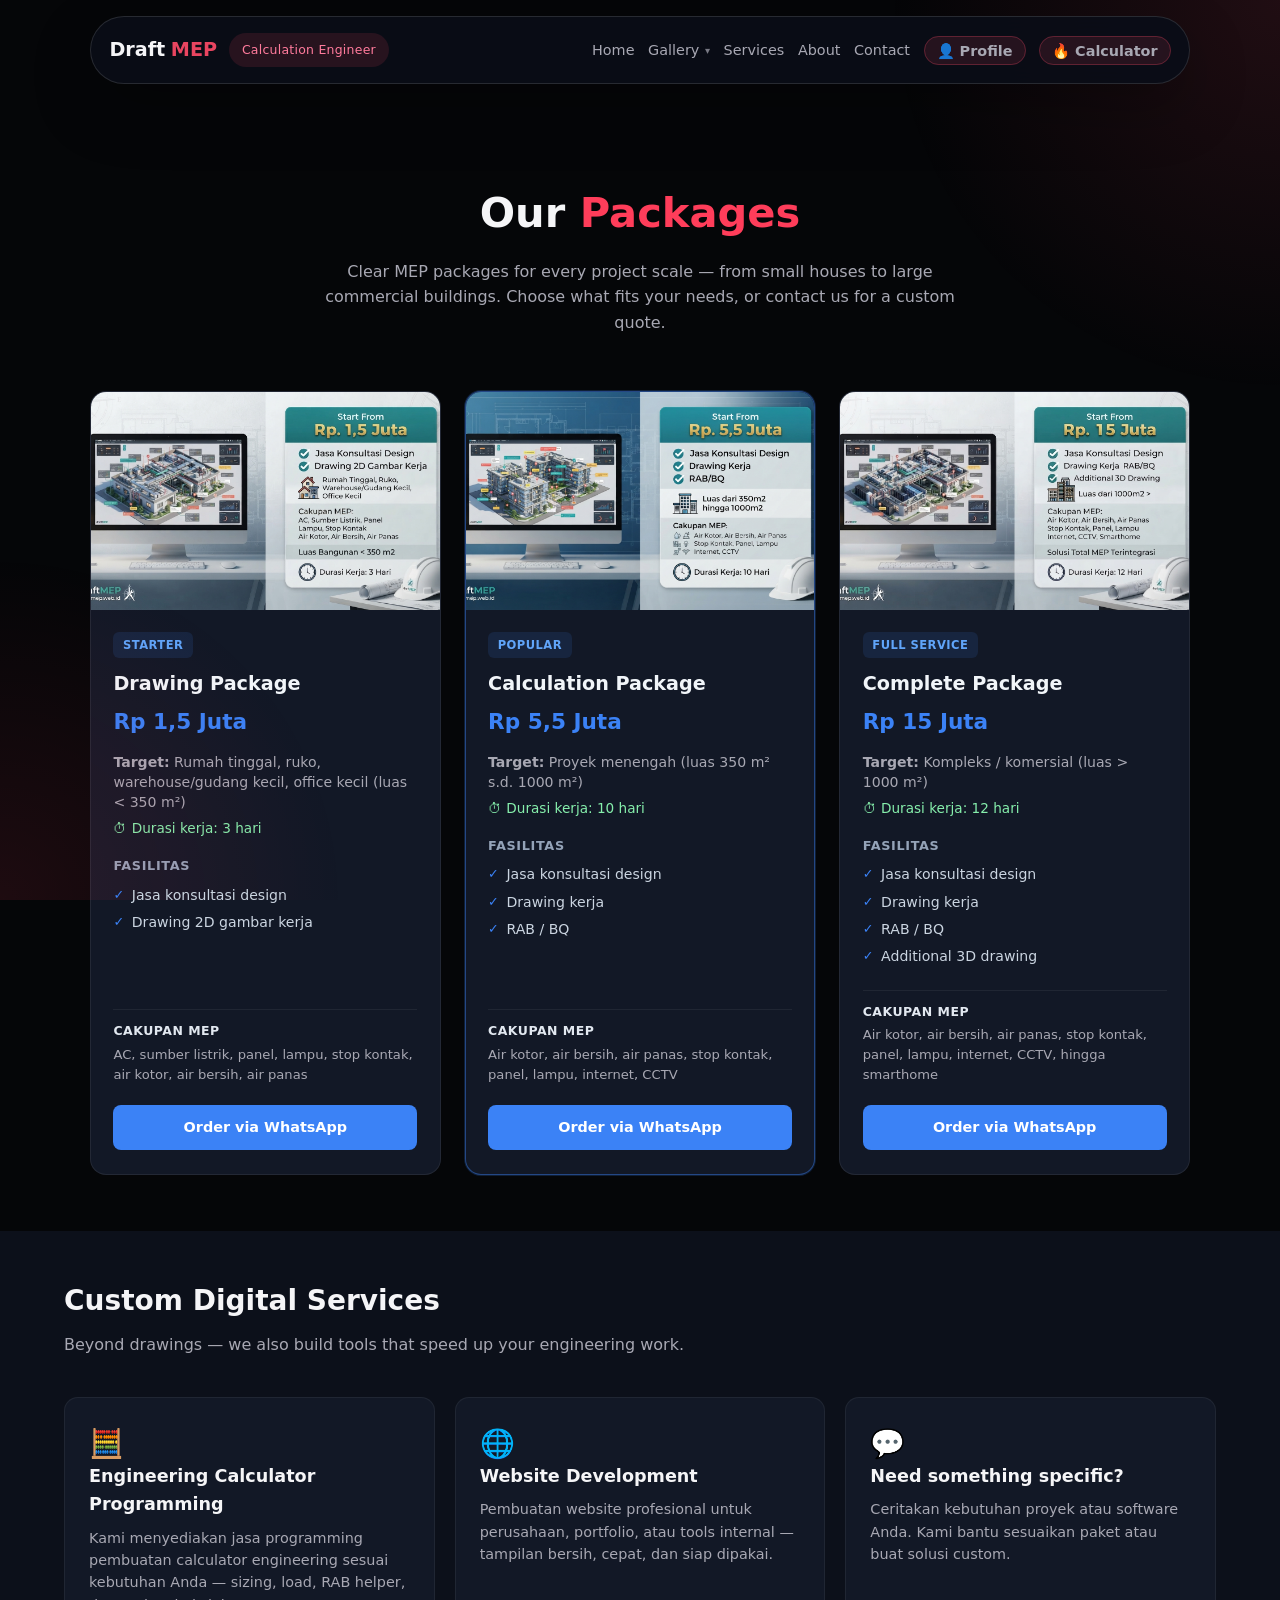
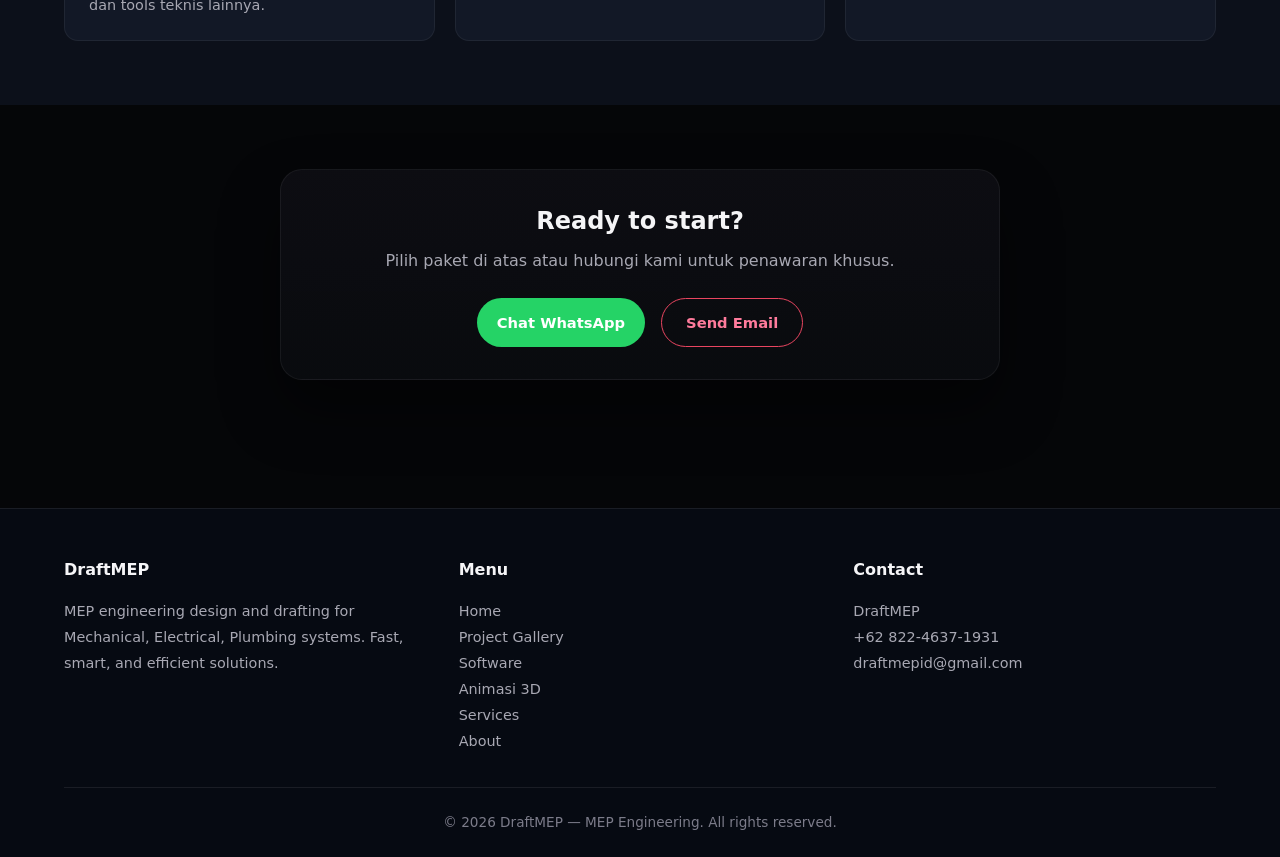
<file: service.html>
<!DOCTYPE html>
<html lang="en">
<head>
  <meta charset="UTF-8">
  <meta name="viewport" content="width=device-width, initial-scale=1.0">
  <title>Services & Packages — DraftMEP</title>
  <meta name="description" content="MEP service packages by DraftMEP — Drawing, Calculation, and Complete packages for residential to commercial projects.">
  <link rel="stylesheet" href="css/style.css">
  <style>
    .service-hero {
      padding: 7rem 0 2.5rem;
      text-align: center;
    }
    .service-hero h1 {
      font-size: clamp(1.8rem, 4vw, 2.6rem);
      margin-bottom: 0.75rem;
    }
    .service-hero h1 span {
      color: var(--accent, #3b82f6);
    }
    .service-hero p {
      max-width: 640px;
      margin: 0 auto;
      color: var(--text-muted, #94a3b8);
      line-height: 1.6;
    }

    .packages-section {
      padding: 1rem 0 3.5rem;
    }

    .packages-grid {
      display: grid;
      grid-template-columns: repeat(3, 1fr);
      gap: 1.5rem;
      max-width: 1100px;
      margin: 0 auto;
    }

    .package-card {
      background: #121826;
      border: 1px solid rgba(255,255,255,0.07);
      border-radius: 16px;
      overflow: hidden;
      display: flex;
      flex-direction: column;
      transition: transform 0.25s ease, border-color 0.25s ease, box-shadow 0.25s ease;
    }
    .package-card:hover {
      transform: translateY(-6px);
      border-color: rgba(59, 130, 246, 0.4);
      box-shadow: 0 16px 40px rgba(0,0,0,0.35);
    }
    .package-card.featured {
      border-color: rgba(59, 130, 246, 0.45);
      box-shadow: 0 0 0 1px rgba(59, 130, 246, 0.2);
    }

    .package-img {
      width: 100%;
      aspect-ratio: 16 / 10;
      object-fit: cover;
      display: block;
      background: #0c101a;
    }

    .package-body {
      padding: 1.35rem 1.4rem 1.5rem;
      display: flex;
      flex-direction: column;
      flex: 1;
    }
    .package-badge {
      display: inline-block;
      font-size: 0.72rem;
      font-weight: 600;
      text-transform: uppercase;
      letter-spacing: 0.04em;
      color: #60a5fa;
      background: rgba(59, 130, 246, 0.12);
      padding: 0.25rem 0.6rem;
      border-radius: 6px;
      margin-bottom: 0.65rem;
      width: fit-content;
    }
    .package-body h3 {
      font-size: 1.2rem;
      margin: 0 0 0.35rem;
      color: #f1f5f9;
    }
    .package-price {
      font-size: 1.35rem;
      font-weight: 700;
      color: #3b82f6;
      margin-bottom: 0.75rem;
    }
    .package-target {
      font-size: 0.88rem;
      color: var(--text-muted, #94a3b8);
      margin-bottom: 0.35rem;
      line-height: 1.45;
    }
    .package-duration {
      font-size: 0.85rem;
      color: #86efac;
      margin-bottom: 1rem;
    }

    .package-body h4 {
      font-size: 0.8rem;
      text-transform: uppercase;
      letter-spacing: 0.05em;
      color: #94a3b8;
      margin: 0 0 0.5rem;
    }
    .package-list {
      list-style: none;
      padding: 0;
      margin: 0 0 1rem;
      flex: 1;
    }
    .package-list li {
      position: relative;
      padding-left: 1.15rem;
      font-size: 0.88rem;
      color: #cbd5e1;
      line-height: 1.55;
      margin-bottom: 0.35rem;
    }
    .package-list li::before {
      content: "✓";
      position: absolute;
      left: 0;
      color: #3b82f6;
      font-weight: 700;
      font-size: 0.8rem;
    }

    .package-scope {
      font-size: 0.82rem;
      color: var(--text-muted, #94a3b8);
      line-height: 1.5;
      margin-bottom: 1.25rem;
      padding-top: 0.75rem;
      border-top: 1px solid rgba(255,255,255,0.06);
    }
    .package-scope strong {
      color: #e2e8f0;
      display: block;
      margin-bottom: 0.25rem;
      font-size: 0.78rem;
      text-transform: uppercase;
      letter-spacing: 0.04em;
    }

    .package-cta {
      display: block;
      text-align: center;
      padding: 0.7rem 1rem;
      background: #3b82f6;
      color: #fff !important;
      text-decoration: none;
      border-radius: 8px;
      font-weight: 600;
      font-size: 0.9rem;
      transition: background 0.2s ease;
    }
    .package-cta:hover {
      background: #2563eb;
    }

    .extra-services {
      padding: 3rem 0 4rem;
      background: #0c101a;
    }
    .extra-grid {
      display: grid;
      grid-template-columns: repeat(auto-fit, minmax(280px, 1fr));
      gap: 1.25rem;
      margin-top: 1.75rem;
    }
    .extra-card {
      background: #121826;
      border: 1px solid rgba(255,255,255,0.06);
      border-radius: 14px;
      padding: 1.5rem;
    }
    .extra-card .icon {
      font-size: 1.75rem;
      margin-bottom: 0.75rem;
    }
    .extra-card h3 {
      font-size: 1.1rem;
      margin: 0 0 0.5rem;
    }
    .extra-card p {
      font-size: 0.9rem;
      color: var(--text-muted, #94a3b8);
      margin: 0;
      line-height: 1.55;
    }

    @media (max-width: 900px) {
      .packages-grid {
        grid-template-columns: 1fr;
        max-width: 400px;
      }
    }
  </style>
  <!-- Google tag (gtag.js) -->
  <script async src="https://www.googletagmanager.com/gtag/js?id=G-D0GNT5E5FN"></script>
  <script>
    window.dataLayer = window.dataLayer || [];
    function gtag(){dataLayer.push(arguments);}
    gtag('js', new Date());
    gtag('config', 'G-D0GNT5E5FN');
  </script>
</head>
<body>
  <!-- NAVBAR -->
  <nav class="navbar">
    <div class="nav-container">
      <div class="nav-brand">
        <a href="index.html" class="logo">
          Draft<span>MEP</span>
        </a>
        <span class="nav-badge">Calculation Engineer</span>
      </div>
<ul class="nav-links" id="navLinks">
        <li><a href="index.html">Home</a></li>
        <li class="nav-item-dropdown">
          <a href="gallery.html">Gallery</a>
          <div class="nav-dropdown">
            <a href="gallery.html">📁 Project Gallery</a>
            <a href="software.html">💻 Software Gallery</a>
            <a href="animasi3d.html">🎬 Animasi 3D Gallery</a>
          </div>
        </li>
        <li><a href="service.html">Services</a></li>
        <li><a href="about.html">About</a></li>
        <li><a href="index.html#contact">Contact</a></li>
        <li><a href="profile.html" class="nav-highlight">👤 Profile</a></li>
        <li><a href="calculator.html" class="nav-highlight">🔥 Calculator</a></li>
      </ul>
      <button class="nav-toggle" id="navToggle" aria-label="Menu">☰</button>
    </div>
  </nav>

  <!-- HERO -->
  <section class="service-hero">
    <div class="container">
      <h1>Our <span>Packages</span></h1>
      <p>
        Clear MEP packages for every project scale — from small houses to large commercial buildings.
        Choose what fits your needs, or contact us for a custom quote.
      </p>
    </div>
  </section>

  <!-- PACKAGES -->
  <section class="packages-section">
    <div class="container">
      <div class="packages-grid">

        <!-- 1. Drawing Package -->
        <article class="package-card">
          <img
            class="package-img"
            src="service/Drawing Package.png"
            alt="Drawing Package"
            loading="lazy"
          >
          <div class="package-body">
            <span class="package-badge">Starter</span>
            <h3>Drawing Package</h3>
            <div class="package-price">Rp 1,5 Juta</div>
            <p class="package-target">
              <strong>Target:</strong> Rumah tinggal, ruko, warehouse/gudang kecil, office kecil (luas &lt; 350 m²)
            </p>
            <p class="package-duration">⏱ Durasi kerja: 3 hari</p>

            <h4>Fasilitas</h4>
            <ul class="package-list">
              <li>Jasa konsultasi design</li>
              <li>Drawing 2D gambar kerja</li>
            </ul>

            <div class="package-scope">
              <strong>Cakupan MEP</strong>
              AC, sumber listrik, panel, lampu, stop kontak, air kotor, air bersih, air panas
            </div>

            <a href="https://wa.me/6282246371931?text=Halo%20DraftMEP%2C%20saya%20tertarik%20Drawing%20Package" target="_blank" class="package-cta">
              Order via WhatsApp
            </a>
          </div>
        </article>

        <!-- 2. Calculation Package -->
        <article class="package-card featured">
          <img
            class="package-img"
            src="service/Calculation Package.png"
            alt="Calculation Package"
            loading="lazy"
          >
          <div class="package-body">
            <span class="package-badge">Popular</span>
            <h3>Calculation Package</h3>
            <div class="package-price">Rp 5,5 Juta</div>
            <p class="package-target">
              <strong>Target:</strong> Proyek menengah (luas 350 m² s.d. 1000 m²)
            </p>
            <p class="package-duration">⏱ Durasi kerja: 10 hari</p>

            <h4>Fasilitas</h4>
            <ul class="package-list">
              <li>Jasa konsultasi design</li>
              <li>Drawing kerja</li>
              <li>RAB / BQ</li>
            </ul>

            <div class="package-scope">
              <strong>Cakupan MEP</strong>
              Air kotor, air bersih, air panas, stop kontak, panel, lampu, internet, CCTV
            </div>

            <a href="https://wa.me/6282246371931?text=Halo%20DraftMEP%2C%20saya%20tertarik%20Calculation%20Package" target="_blank" class="package-cta">
              Order via WhatsApp
            </a>
          </div>
        </article>

        <!-- 3. Complete Package -->
        <article class="package-card">
          <img
            class="package-img"
            src="service/Complete Package.png"
            alt="Complete Package"
            loading="lazy"
          >
          <div class="package-body">
            <span class="package-badge">Full service</span>
            <h3>Complete Package</h3>
            <div class="package-price">Rp 15 Juta</div>
            <p class="package-target">
              <strong>Target:</strong> Kompleks / komersial (luas &gt; 1000 m²)
            </p>
            <p class="package-duration">⏱ Durasi kerja: 12 hari</p>

            <h4>Fasilitas</h4>
            <ul class="package-list">
              <li>Jasa konsultasi design</li>
              <li>Drawing kerja</li>
              <li>RAB / BQ</li>
              <li>Additional 3D drawing</li>
            </ul>

            <div class="package-scope">
              <strong>Cakupan MEP</strong>
              Air kotor, air bersih, air panas, stop kontak, panel, lampu, internet, CCTV, hingga smarthome
            </div>

            <a href="https://wa.me/6282246371931?text=Halo%20DraftMEP%2C%20saya%20tertarik%20Complete%20Package" target="_blank" class="package-cta">
              Order via WhatsApp
            </a>
          </div>
        </article>

      </div>
    </div>
  </section>

  <!-- EXTRA SERVICES (tanpa tombol WA/Email) -->
  <section class="extra-services">
    <div class="container">
      <h2 class="section-title">Custom Digital Services</h2>
      <p class="section-subtitle">Beyond drawings — we also build tools that speed up your engineering work.</p>

      <div class="extra-grid">
        <div class="extra-card">
          <div class="icon">🧮</div>
          <h3>Engineering Calculator Programming</h3>
          <p>
            Kami menyediakan jasa programming pembuatan calculator engineering
            sesuai kebutuhan Anda — sizing, load, RAB helper, dan tools teknis lainnya.
          </p>
        </div>
        <div class="extra-card">
          <div class="icon">🌐</div>
          <h3>Website Development</h3>
          <p>
            Pembuatan website profesional untuk perusahaan, portfolio, atau tools internal —
            tampilan bersih, cepat, dan siap dipakai.
          </p>
        </div>
        <div class="extra-card">
          <div class="icon">💬</div>
          <h3>Need something specific?</h3>
          <p>
            Ceritakan kebutuhan proyek atau software Anda. Kami bantu sesuaikan paket
            atau buat solusi custom.
          </p>
        </div>
      </div>
    </div>
  </section>

  <!-- CTA -->
  <section class="section">
    <div class="container">
      <div class="contact-box">
        <h2>Ready to start?</h2>
        <p>Pilih paket di atas atau hubungi kami untuk penawaran khusus.</p>
        <div style="display: flex; gap: 1rem; justify-content: center; flex-wrap: wrap; margin-top: 1.25rem;">
          <a href="https://wa.me/6282246371931" target="_blank" class="btn btn-wa">Chat WhatsApp</a>
          <a href="mailto:draftmepid@gmail.com" class="btn btn-outline">Send Email</a>
        </div>
      </div>
    </div>
  </section>

  <!-- FOOTER -->
  <footer class="footer">
    <div class="container">
      <div class="footer-grid">
        <div>
          <h4>DraftMEP</h4>
          <p>MEP engineering design and drafting for Mechanical, Electrical, Plumbing systems. Fast, smart, and efficient solutions.</p>
        </div>
        <div>
          <h4>Menu</h4>
          <p><a href="index.html">Home</a></p>
          <p><a href="gallery.html">Project Gallery</a></p>
          <p><a href="software.html">Software</a></p>
          <p><a href="animasi3d.html">Animasi 3D</a></p>
          <p><a href="service.html">Services</a></p>
          <p><a href="about.html">About</a></p>
        </div>
        <div>
          <h4>Contact</h4>
          <p>DraftMEP</p>
          <p><a href="https://wa.me/6282246371931">+62 822-4637-1931</a></p>
          <p><a href="mailto:draftmepid@gmail.com">draftmepid@gmail.com</a></p>
        </div>
      </div>
      <div class="footer-bottom">
        © 2026 DraftMEP — MEP Engineering. All rights reserved.
      </div>
    </div>
  </footer>

  <script src="js/main.js"></script>
</body>
</html>
</file>
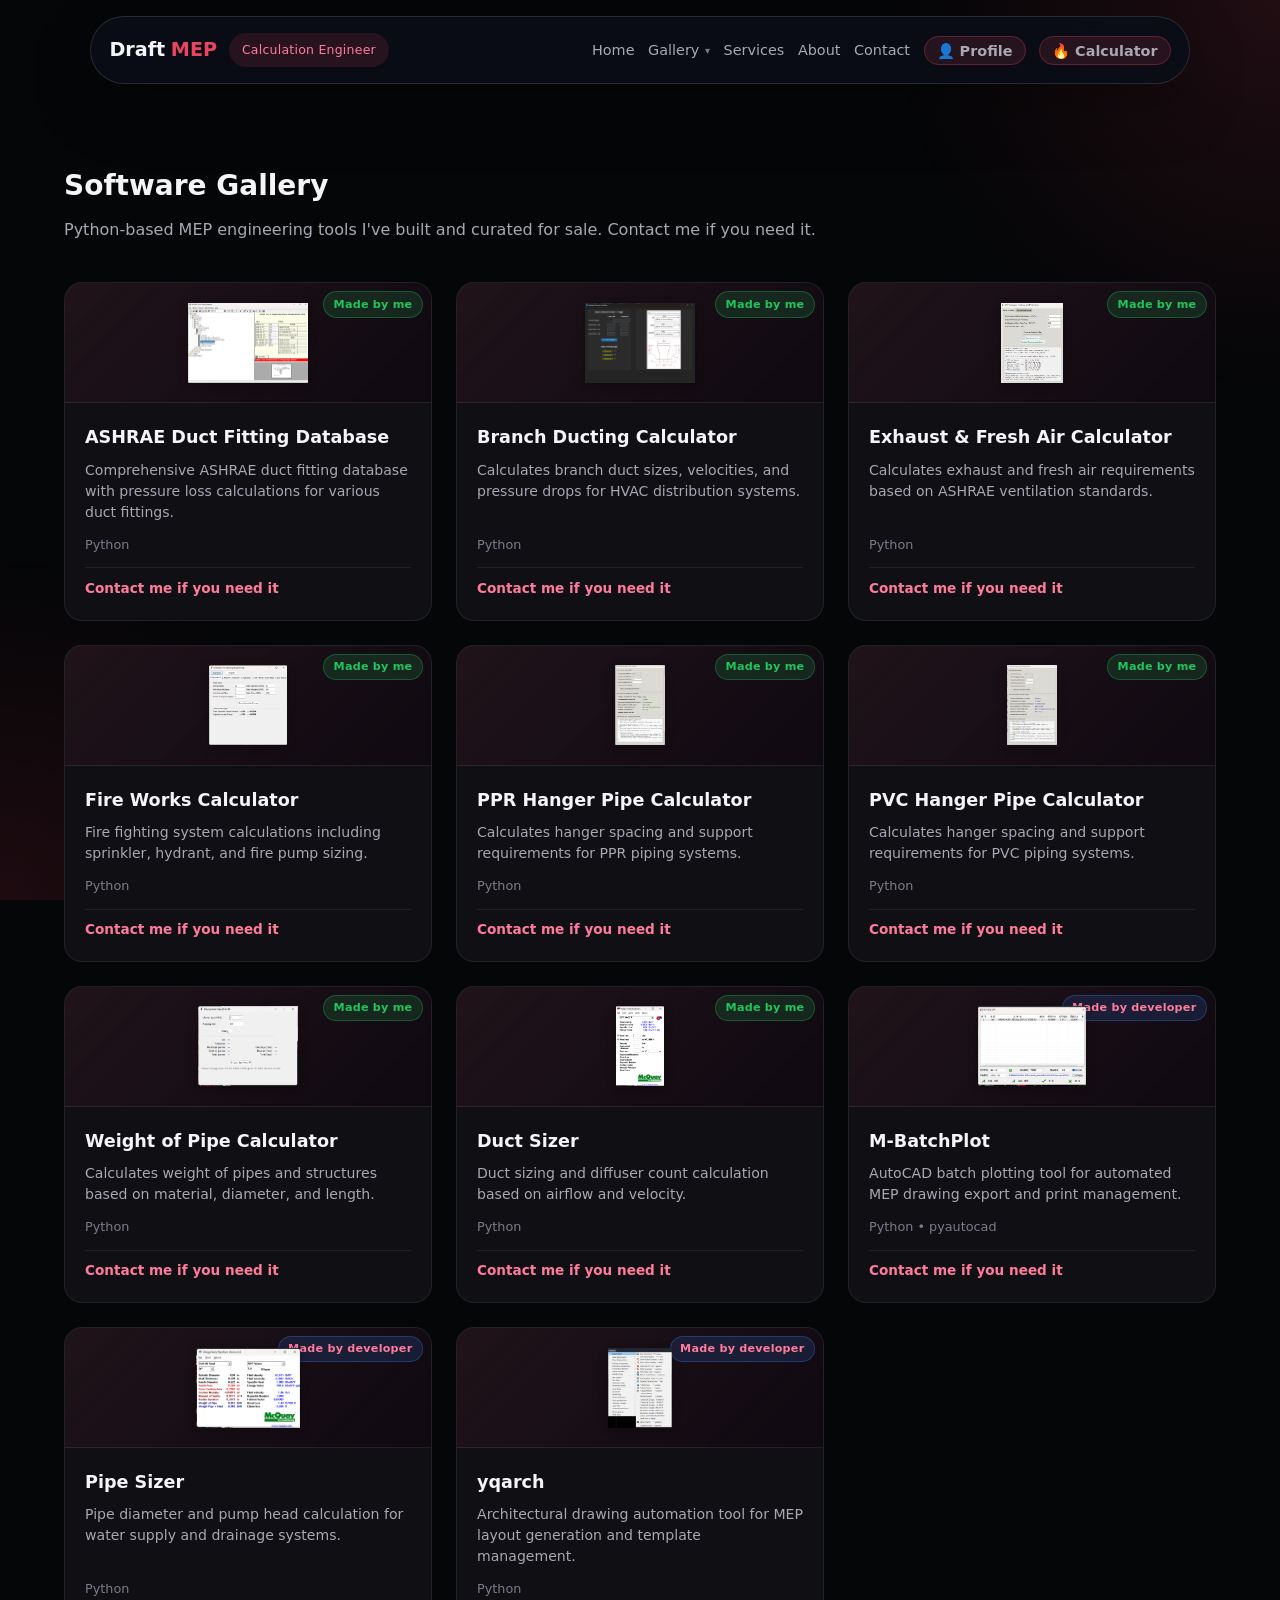
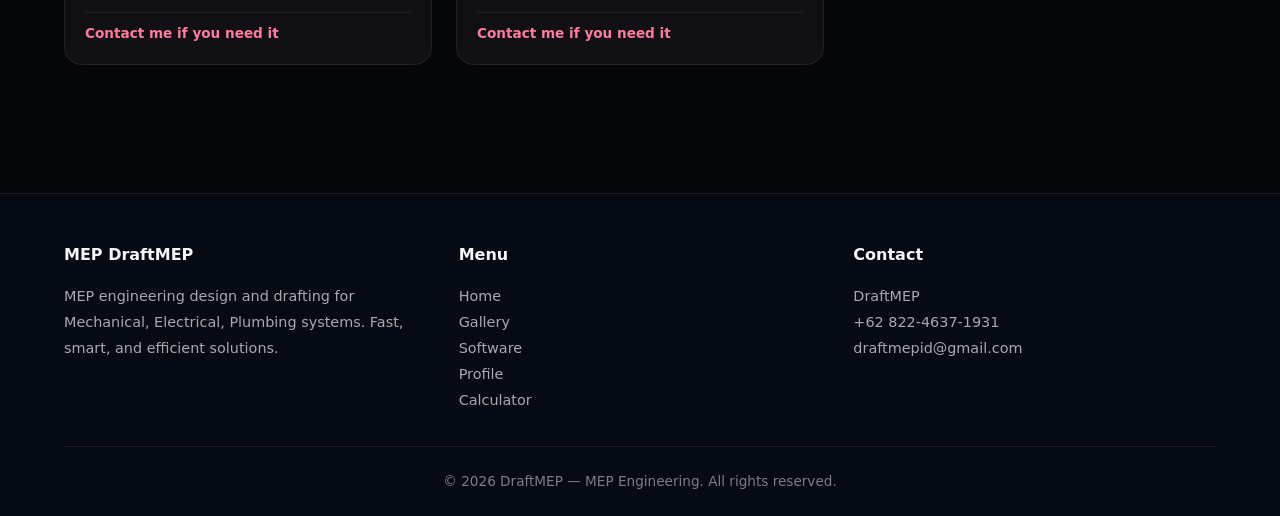
<file: software.html>
<!DOCTYPE html>
<html lang="en">
<head>
  <meta charset="UTF-8">
  <meta name="viewport" content="width=device-width, initial-scale=1.0">
  <title>Software Gallery — MEP DraftMEP</title>
  <meta name="description" content="Python-based MEP engineering tools and software by DraftMEP.">
  <link rel="stylesheet" href="css/style.css">
  <!-- Google tag (gtag.js) -->
  <script async src="https://www.googletagmanager.com/gtag/js?id=G-D0GNT5E5FN"></script>
  <script>
    window.dataLayer = window.dataLayer || [];
    function gtag(){dataLayer.push(arguments);}
    gtag('js', new Date());
    gtag('config', 'G-D0GNT5E5FN');
  </script>
</head>
<body>
  <!-- NAVBAR -->
  <nav class="navbar">
    <div class="nav-container">
      <div class="nav-brand">
        <a href="index.html" class="logo">
          Draft <span>MEP</span>
        </a>
        <span class="nav-badge">Calculation Engineer</span>
      </div>
<ul class="nav-links" id="navLinks">
        <li><a href="index.html">Home</a></li>
        <li class="nav-item-dropdown">
          <a href="gallery.html">Gallery</a>
          <div class="nav-dropdown">
            <a href="gallery.html">📁 Project Gallery</a>
            <a href="software.html">💻 Software Gallery</a>
            <a href="animasi3d.html">🎬 Animasi 3D Gallery</a>
          </div>
        </li>
        <li><a href="service.html">Services</a></li>
        <li><a href="about.html">About</a></li>
        <li><a href="index.html#contact">Contact</a></li>
        <li><a href="profile.html" class="nav-highlight">👤 Profile</a></li>
        <li><a href="calculator.html" class="nav-highlight">🔥 Calculator</a></li>
      </ul>
      <button class="nav-toggle" id="navToggle" aria-label="Menu">☰</button>
    </div>
  </nav>

  <!-- ========== SOFTWARE GALLERY ========== -->
  <section class="section" id="software" style="padding-top: 6rem;">
    <div class="container">
      <h2 class="section-title">Software Gallery</h2>
      <p class="section-subtitle">Python-based MEP engineering tools I've built and curated for sale. Contact me if you need it.</p>

      <div class="software-grid">

        <div class="software-card">
          <div class="software-thumb">
            <span class="badge-made">Made by me</span>
            <img src="images/Software/ASHRAE Duct Fitting Database v5.0.10.png" alt="ASHRAE Duct Fitting Database" class="software-img">
          </div>
          <div class="software-info">
            <h3>ASHRAE Duct Fitting Database</h3>
            <p class="software-desc">Comprehensive ASHRAE duct fitting database with pressure loss calculations for various duct fittings.</p>
            <div class="software-lang">Python</div>
            <a href="https://wa.me/6282246371931" target="_blank" class="software-contact">Contact me if you need it</a>
          </div>
        </div>

        <div class="software-card">
          <div class="software-thumb">
            <span class="badge-made">Made by me</span>
            <img src="images/Software/CALCULATOR BRANCH DUCTING by me.png" alt="Branch Ducting Calculator" class="software-img">
          </div>
          <div class="software-info">
            <h3>Branch Ducting Calculator</h3>
            <p class="software-desc">Calculates branch duct sizes, velocities, and pressure drops for HVAC distribution systems.</p>
            <div class="software-lang">Python</div>
            <a href="https://wa.me/6282246371931" target="_blank" class="software-contact">Contact me if you need it</a>
          </div>
        </div>

        <div class="software-card">
          <div class="software-thumb">
            <span class="badge-made">Made by me</span>
            <img src="images/Software/CALCULATOR EXHAUST & FRESH AIR by me.png" alt="Exhaust & Fresh Air Calculator" class="software-img">
          </div>
          <div class="software-info">
            <h3>Exhaust & Fresh Air Calculator</h3>
            <p class="software-desc">Calculates exhaust and fresh air requirements based on ASHRAE ventilation standards.</p>
            <div class="software-lang">Python</div>
            <a href="https://wa.me/6282246371931" target="_blank" class="software-contact">Contact me if you need it</a>
          </div>
        </div>

        <div class="software-card">
          <div class="software-thumb">
            <span class="badge-made">Made by me</span>
            <img src="images/Software/CALCULATOR FIRE WORKS by me.png" alt="Fire Works Calculator" class="software-img">
          </div>
          <div class="software-info">
            <h3>Fire Works Calculator</h3>
            <p class="software-desc">Fire fighting system calculations including sprinkler, hydrant, and fire pump sizing.</p>
            <div class="software-lang">Python</div>
            <a href="https://wa.me/6282246371931" target="_blank" class="software-contact">Contact me if you need it</a>
          </div>
        </div>

        <div class="software-card">
          <div class="software-thumb">
            <span class="badge-made">Made by me</span>
            <img src="images/Software/CALCULATOR PPR HANGER PIPE by me.png" alt="PPR Hanger Pipe Calculator" class="software-img">
          </div>
          <div class="software-info">
            <h3>PPR Hanger Pipe Calculator</h3>
            <p class="software-desc">Calculates hanger spacing and support requirements for PPR piping systems.</p>
            <div class="software-lang">Python</div>
            <a href="https://wa.me/6282246371931" target="_blank" class="software-contact">Contact me if you need it</a>
          </div>
        </div>

        <div class="software-card">
          <div class="software-thumb">
            <span class="badge-made">Made by me</span>
            <img src="images/Software/CALCULATOR PVC HANGER PIPE by me.png" alt="PVC Hanger Pipe Calculator" class="software-img">
          </div>
          <div class="software-info">
            <h3>PVC Hanger Pipe Calculator</h3>
            <p class="software-desc">Calculates hanger spacing and support requirements for PVC piping systems.</p>
            <div class="software-lang">Python</div>
            <a href="https://wa.me/6282246371931" target="_blank" class="software-contact">Contact me if you need it</a>
          </div>
        </div>

        <div class="software-card">
          <div class="software-thumb">
            <span class="badge-made">Made by me</span>
            <img src="images/Software/CALCULATOR WEIGHT OF PIPE by me.png" alt="Weight of Pipe Calculator" class="software-img">
          </div>
          <div class="software-info">
            <h3>Weight of Pipe Calculator</h3>
            <p class="software-desc">Calculates weight of pipes and structures based on material, diameter, and length.</p>
            <div class="software-lang">Python</div>
            <a href="https://wa.me/6282246371931" target="_blank" class="software-contact">Contact me if you need it</a>
          </div>
        </div>

        <div class="software-card">
          <div class="software-thumb">
            <span class="badge-made">Made by me</span>
            <img src="images/Software/Duct Sizer.png" alt="Duct Sizer" class="software-img">
          </div>
          <div class="software-info">
            <h3>Duct Sizer</h3>
            <p class="software-desc">Duct sizing and diffuser count calculation based on airflow and velocity.</p>
            <div class="software-lang">Python</div>
            <a href="https://wa.me/6282246371931" target="_blank" class="software-contact">Contact me if you need it</a>
          </div>
        </div>

        <div class="software-card">
          <div class="software-thumb">
            <span class="badge-dev">Made by developer</span>
            <img src="images/Software/M-BatchPlot(64Bit)V20250915A.png" alt="M-BatchPlot" class="software-img">
          </div>
          <div class="software-info">
            <h3>M-BatchPlot</h3>
            <p class="software-desc">AutoCAD batch plotting tool for automated MEP drawing export and print management.</p>
            <div class="software-lang">Python • pyautocad</div>
            <a href="https://wa.me/6282246371931" target="_blank" class="software-contact">Contact me if you need it</a>
          </div>
        </div>

        <div class="software-card">
          <div class="software-thumb">
            <span class="badge-dev">Made by developer</span>
            <img src="images/Software/Pipe Sizer.png" alt="Pipe Sizer" class="software-img">
          </div>
          <div class="software-info">
            <h3>Pipe Sizer</h3>
            <p class="software-desc">Pipe diameter and pump head calculation for water supply and drainage systems.</p>
            <div class="software-lang">Python</div>
            <a href="https://wa.me/6282246371931" target="_blank" class="software-contact">Contact me if you need it</a>
          </div>
        </div>

        <div class="software-card">
          <div class="software-thumb">
            <span class="badge-dev">Made by developer</span>
            <img src="images/Software/yqarch_big5.png" alt="yqarch" class="software-img">
          </div>
          <div class="software-info">
            <h3>yqarch</h3>
            <p class="software-desc">Architectural drawing automation tool for MEP layout generation and template management.</p>
            <div class="software-lang">Python</div>
            <a href="https://wa.me/6282246371931" target="_blank" class="software-contact">Contact me if you need it</a>
          </div>
        </div>

      </div>
    </div>
  </section>

  <!-- FOOTER -->
  <footer class="footer">
    <div class="container">
      <div class="footer-grid">
        <div>
          <h4>MEP DraftMEP</h4>
          <p>MEP engineering design and drafting for Mechanical, Electrical, Plumbing systems. Fast, smart, and efficient solutions.</p>
        </div>
        <div>
          <h4>Menu</h4>
          <p><a href="index.html">Home</a></p>
          <p><a href="gallery.html">Gallery</a></p>
          <p><a href="software.html">Software</a></p>
          <p><a href="profile.html">Profile</a></p>
          <p><a href="calculator.html">Calculator</a></p>
        </div>
        <div>
          <h4>Contact</h4>
          <p>DraftMEP</p>
          <p><a href="https://wa.me/6282246371931">+62 822-4637-1931</a></p>
          <p><a href="mailto:draftmepid@gmail.com">draftmepid@gmail.com</a></p>
        </div>
      </div>
      <div class="footer-bottom">
        © 2026 DraftMEP — MEP Engineering. All rights reserved.
      </div>
    </div>
  </footer>

  <script src="js/main.js"></script>
  <script>
    document.addEventListener('DOMContentLoaded', () => {
      document.querySelectorAll('.nav-links a').forEach(link => {
        link.addEventListener('click', () => {
          document.querySelectorAll('.nav-links a').forEach(a => a.classList.remove('active'));
          link.classList.add('active');
        });
      });
    });
  </script>
</body>
</html>
</file>
<file: css/style.css>
/* PORTFOLIO MEP - Ahmad Fauzan Hazima
  Theme: Dark red
  Main colors are defined in :root */

:root {
  /* Dark red theme */
  --bg-dark: #050608;
  --bg-card: #0f0f14;
  --bg-card-hover: #1f1018;
  --border: rgba(255, 255, 255, 0.08);
  --primary: #e94560;
  --primary-hover: #ff2e5c;
  --primary-light: #ff7b9c;
  --accent: #ff3d5a;
  --text: #f5f5f7;
  --text-muted: #a8a8b3;
  --text-dim: #7c7c8a;
  --success: #22c55e;
  --warning: #f59e0b;
  --danger: #ef4444;
  --radius: 18px;
  --shadow: 0 18px 50px rgba(0, 0, 0, 0.4);
  --anim-speed: 360ms;
  --anim-intensity: 1;
}

body::before {
  content: '';
  position: fixed;
  inset: 0;
  pointer-events: none;
  background: radial-gradient(circle at top right, rgba(233, 69, 96, 0.12), transparent 25%),
              radial-gradient(circle at bottom left, rgba(255, 61, 90, 0.1), transparent 22%);
  z-index: 0;
}

* {
  margin: 0;
  padding: 0;
  box-sizing: border-box;
}

html {
  scroll-behavior: smooth;
}

body {
  font-family: 'Segoe UI', system-ui, -apple-system, sans-serif;
  background: var(--bg-dark);
  color: var(--text);
  line-height: 1.6;
  min-height: 100vh;
}

/* Smooth transitions for theme change and UI polish */
body,
.nav-container,
.service-card,
.profile-header,
.contact-box,
.calc-card,
.history-sidebar,
.gallery-item,
.footer,
.hero,
.calc-sidebar {
  transition: background-color var(--anim-speed) ease, color var(--anim-speed) ease, border-color var(--anim-speed) ease, box-shadow var(--anim-speed) ease;
}

.icon { width: 1em; height: 1em; vertical-align: middle; fill: currentColor; margin-right: 0.6rem; display: inline-block; }
.btn-icon { width: 1em; height: 1em; display: inline-block; vertical-align: middle; margin-right: 0.6rem; }
.hidden { display: none !important; }
.btn .icon { pointer-events: none; }
.theme-toggle { transition: background-color calc(var(--anim-speed) - 100ms) ease, color calc(var(--anim-speed) - 100ms) ease, transform 160ms ease; }
.theme-toggle:active { transform: scale(calc(1 - (var(--anim-intensity) * 0.02))); }

a {
  color: var(--primary-light);
  text-decoration: none;
  transition: color 0.2s;
}

a:hover {
  color: var(--primary);
}

img {
  max-width: 100%;
  display: block;
}

/* ========== NAVBAR ========== */
.navbar {
  position: sticky;
  top: 1rem;
  z-index: 1000;
  display: flex;
  justify-content: center;
  background: transparent;
  padding: 0 1rem;
}

.nav-container {
  width: min(1100px, 100%);
  margin: 0 auto;
  display: flex;
  align-items: center;
  justify-content: space-between;
  gap: 1rem;
  min-height: 68px;
  background: rgba(10, 14, 23, 0.92);
  border: 1px solid rgba(255, 255, 255, 0.12);
  border-radius: 999px;
  padding: 0.65rem 1.15rem;
  box-shadow: 0 24px 60px rgba(0, 0, 0, 0.25);
  backdrop-filter: blur(20px);
  box-sizing: border-box;
}

.nav-brand {
  display: flex;
  align-items: center;
  gap: 0.75rem;
  flex-shrink: 0;
  min-width: 0;
}

.nav-badge {
  display: inline-flex;
  align-items: center;
  gap: 0.4rem;
  padding: 0.45rem 0.8rem;
  border-radius: 999px;
  background: rgba(255, 69, 96, 0.12);
  color: var(--primary-light);
  font-size: 0.78rem;
  letter-spacing: 0.02em;
  white-space: nowrap;
}

.logo {
  font-size: 1.2rem;
  font-weight: 700;
  color: var(--text);
  display: flex;
  align-items: center;
  gap: 0.35rem;
  white-space: nowrap;
  flex-shrink: 0;
}

.logo span {
  color: var(--primary);
}

.nav-links {
  display: flex;
  align-items: center;
  gap: 0.35rem 0.85rem;
  list-style: none;
  margin: 0;
  padding: 0;
  flex-wrap: nowrap;
  flex-shrink: 1;
  min-width: 0;
}

.nav-links > li {
  flex-shrink: 0;
}

.nav-links a {
  color: var(--text-muted);
  font-size: 0.9rem;
  font-weight: 500;
  transition: color 0.2s;
  white-space: nowrap;
}

.nav-links a:hover,
.nav-links a.active {
  color: var(--primary-light);
}

.nav-links a.nav-highlight {
  background: rgba(233, 69, 96, 0.12);
  border: 1px solid rgba(233, 69, 96, 0.3);
  border-radius: 999px;
  padding: 0.35rem 0.75rem;
  font-weight: 600;
  transition: background 0.2s, border-color 0.2s;
}

.nav-links a.nav-highlight:hover {
  background: rgba(233, 69, 96, 0.25);
  border-color: rgba(233, 69, 96, 0.5);
}

.nav-toggle {
  display: none;
  background: none;
  border: none;
  color: var(--text);
  font-size: 1.5rem;
  cursor: pointer;
  flex-shrink: 0;
}
/* ========== LOGIN OVERLAY ========== */
.login-overlay {
  position: fixed;
  top: 0;
  left: 0;
  width: 100%;
  height: 100%;
  background: rgba(0, 0, 0, 0.85);
  display: flex;
  align-items: center;
  justify-content: center;
  z-index: 9999;
}

.login-card {
  background: var(--bg-card);
  border: 1px solid var(--border);
  border-radius: var(--radius);
  padding: 2.5rem;
  max-width: 400px;
  width: 90%;
  text-align: center;
}

.login-card h2 {
  margin-bottom: 1rem;
}

.login-card p {
  color: var(--text-muted);
  margin-bottom: 1.5rem;
}

.login-error {
  color: var(--danger);
  font-size: 0.85rem;
  margin-top: 0.75rem;
  min-height: 1.2rem;
}

/* ========== CONTAINER ========== */
.container {
  max-width: 1200px;
  margin: 0 auto;
  padding: 0 1.5rem;
}

.section {
  padding: 4rem 0;
}

.section-title {
  font-size: 1.75rem;
  font-weight: 700;
  margin-bottom: 0.5rem;
}

.section-subtitle {
  color: var(--text-muted);
  margin-bottom: 2.5rem;
}

/* ========== HERO ========== */
.hero {
  padding: 6rem 0 5rem;
  text-align: center;
  background:
    linear-gradient(180deg, rgba(0, 0, 0, 0.78) 0%, rgba(0, 0, 0, 0.88) 55%, rgba(0, 0, 0, 0.92) 100%),
    url('../images/bg-home.webp') no-repeat center center;
  background-size: cover;
  position: relative;
  overflow: hidden;
}

.hero::after {
  content: '';
  position: absolute;
  inset: 0;
  background: linear-gradient(135deg, transparent 0%, rgba(255, 255, 255, 0.04) 50%, transparent 100%);
  pointer-events: none;
}

.hero h1 {
  font-size: clamp(2rem, 5vw, 3.4rem);
  font-weight: 900;
  line-height: 1.05;
  margin-bottom: 0.9rem;
  letter-spacing: -0.04em;
  text-transform: uppercase;
}

.hero h1 span {
  color: var(--primary);
}

.hero p {
  font-size: 1.15rem;
  color: var(--text-muted);
  max-width: 600px;
  margin: 0 auto 2rem;
  line-height: 1.7;
}

.hero-buttons {
  display: flex;
  gap: 1rem;
  justify-content: flex-start;
  align-items: center;
  flex-wrap: wrap;
}

.hero-buttons .btn {
  min-width: 175px;
  white-space: nowrap;
}

.hero-grid {
  display: grid;
  grid-template-columns: minmax(0, 1fr) minmax(280px, 420px);
  align-items: center;
  gap: 2rem;
  margin-bottom: 2rem;
}

.hero-copy {
  text-align: left;
}

.hero-badges {
  display: flex;
  flex-wrap: wrap;
  gap: 0.8rem;
  justify-content: flex-start;
  margin-top: 1.8rem;
}

.hero-badges span {
  display: inline-flex;
  align-items: center;
  gap: 0.5rem;
  background: rgba(255, 255, 255, 0.08);
  border: 1px solid rgba(255, 255, 255, 0.12);
  color: var(--text);
  padding: 0.75rem 1rem;
  border-radius: 999px;
  font-size: 0.95rem;
}

.hero-visual {
  position: relative;
  min-height: 360px;
  display: flex;
  align-items: center;
  justify-content: center;
  z-index: 1;
}

.pipe-scene {
  width: 100%;
  max-width: 420px;
  aspect-ratio: 1 / 1;
  background: rgba(255, 255, 255, 0.03);
  border: 1px solid rgba(255, 255, 255, 0.12);
  border-radius: 32px;
  position: relative;
  overflow: hidden;
  box-shadow: inset 0 0 40px rgba(255, 69, 96, 0.05);
}

.pipe-line {
  position: absolute;
  border: 3px solid transparent;
  border-radius: 999px;
  background: linear-gradient(135deg, rgba(233, 69, 96, 0.95), rgba(255, 61, 90, 0.25));
  box-shadow: 0 0 18px rgba(233, 69, 96, 0.35);
}

.pipe-line-1 {
  top: 16%;
  left: 8%;
  width: 62%;
  height: 18px;
  animation: pipeFlow 4s linear infinite;
}

.pipe-line-2 {
  top: 32%;
  left: 60%;
  width: 18px;
  height: 42%;
  animation: pipeFlow 3.5s linear infinite reverse;
}

.pipe-line-3 {
  bottom: 16%;
  left: 20%;
  width: 52%;
  height: 18px;
  animation: pipeFlow 4.5s linear infinite;
}

.pipe-joint {
  position: absolute;
  width: 28px;
  height: 28px;
  border-radius: 50%;
  background: radial-gradient(circle, rgba(255, 255, 255, 0.95), rgba(233, 69, 96, 0.6));
  box-shadow: 0 0 20px rgba(233, 69, 96, 0.45);
}

.pipe-joint-1 {
  top: 28%;
  left: 60%;
}

.pipe-joint-2 {
  top: 28%;
  left: 18%;
}

.pipe-joint-3 {
  bottom: 18%;
  left: 60%;
}

.pulse {
  position: absolute;
  border-radius: 50%;
  background: rgba(255, 69, 96, 0.2);
  opacity: 0;
  transform: scale(0.3);
  animation: pulseGlow 2.5s infinite ease-out;
}

.pulse-1 {
  top: 28%;
  left: 60%;
  width: 80px;
  height: 80px;
  animation-delay: 0s;
}

.pulse-2 {
  top: 28%;
  left: 18%;
  width: 80px;
  height: 80px;
  animation-delay: 0.6s;
}

.pulse-3 {
  bottom: 18%;
  left: 60%;
  width: 80px;
  height: 80px;
  animation-delay: 1.2s;
}

@keyframes pipeFlow {
  0%, 100% {
    filter: hue-rotate(0deg);
  }
  50% {
    filter: hue-rotate(20deg);
  }
}

@keyframes pulseGlow {
  0% {
    opacity: 0.4;
    transform: scale(0.4);
  }
  50% {
    opacity: 0.08;
    transform: scale(1.25);
  }
  100% {
    opacity: 0;
    transform: scale(1.8);
  }
}

/* ========== BUTTONS ========== */
.btn {
  display: inline-flex;
  align-items: center;
  gap: 0.5rem;
  padding: 0.75rem 1.5rem;
  border-radius: 999px;
  font-weight: 700;
  font-size: 0.92rem;
  border: none;
  cursor: pointer;
  transition: transform 0.2s, box-shadow 0.2s, background 0.2s;
  position: relative;
  z-index: 5;
}

.btn:hover {
  transform: translateY(-2px);
  box-shadow: 0 18px 40px rgba(233, 69, 96, 0.14);
}

.btn-primary {
  background: linear-gradient(135deg, var(--primary), #ff1f4c);
  color: white;
}

/* Outline button — transparent with primary border (clean, consistent look) */
.btn-outline {
  background: transparent;
  color: var(--primary-light);
  border: 1px solid var(--primary);
}

.btn-outline:hover {
  background: rgba(59, 130, 246, 0.15);
  color: var(--primary-light);
}

/* WhatsApp button — solid green */
.btn-wa {
  background: #25d366;
  color: white;
}

.btn-wa:hover {
  background: #1da851;
  color: white;
}

/* ========== STATS ========== */
.stats {
  display: grid;
  grid-template-columns: repeat(4, 1fr);
  gap: 1.5rem;
  margin-top: 3rem;
}

.stat-card {
  background: var(--bg-card);
  border: 1px solid var(--border);
  border-radius: var(--radius);
  padding: 1.5rem;
  text-align: center;
}

.stat-card .number {
  font-size: 2rem;
  font-weight: 800;
  color: var(--primary);
}

.stat-card .label {
  color: var(--text-muted);
  font-size: 0.9rem;
  margin-top: 0.25rem;
}

/* ========== SERVICES ========== */
.services-grid {
  display: grid;
  grid-template-columns: repeat(auto-fit, minmax(280px, 1fr));
  gap: 1.5rem;
}

.service-card {
  background: rgba(255, 255, 255, 0.03);
  border: 1px solid rgba(255, 255, 255, 0.08);
  border-radius: calc(var(--radius) + 2px);
  padding: 1.8rem;
  transition: transform 0.25s ease, border-color 0.25s ease, background 0.25s ease;
  backdrop-filter: blur(12px);
}

.service-card:hover {
  border-color: rgba(233, 69, 96, 0.85);
  background: rgba(233, 69, 96, 0.08);
  transform: translateY(-6px);
  box-shadow: 0 24px 60px rgba(0, 0, 0, 0.22);
}

.service-card .icon {
  font-size: 1.75rem;
  margin-bottom: 1rem;
}

.service-card h3 {
  font-size: 1.15rem;
  margin-bottom: 0.5rem;
}

.service-card p {
  color: var(--text-muted);
  font-size: 0.95rem;
}

/* ========== CONTACT ========== */
.contact-box {
  background: var(--bg-card);
  border: 1px solid var(--border);
  border-radius: var(--radius);
  padding: 2.5rem;
  text-align: center;
  max-width: 600px;
  margin: 0 auto;
}

.contact-box h2 {
  margin-bottom: 0.5rem;
}

.contact-box p {
  color: var(--text-muted);
  margin-bottom: 1.5rem;
}

.contact-info {
  display: flex;
  flex-direction: column;
  gap: 0.75rem;
  margin-bottom: 1.5rem;
  font-size: 1rem;
}

.contact-info a {
  color: var(--primary-light);
}

/* ========== FOOTER ========== */
.footer {
  background: #060a12;
  border-top: 1px solid var(--border);
  padding: 3rem 0 1.5rem;
  margin-top: 4rem;
}

.footer-grid {
  display: grid;
  grid-template-columns: repeat(3, minmax(200px, 1fr));
  gap: 2rem;
  margin-bottom: 2rem;
}

.footer h4 {
  font-size: 1rem;
  margin-bottom: 1rem;
  color: var(--text);
}

.footer p,
.footer a {
  color: var(--text-muted);
  font-size: 0.9rem;
  line-height: 1.8;
}

.footer a:hover {
  color: var(--primary-light);
}

.footer-bottom {
  border-top: 1px solid var(--border);
  padding-top: 1.5rem;
  text-align: center;
  color: var(--text-dim);
  font-size: 0.85rem;
}

/* ========== GALLERY ========== */
.gallery-filters {
  display: flex;
  gap: 0.75rem;
  flex-wrap: wrap;
  margin-bottom: 2rem;
}

.filter-btn {
  padding: 0.5rem 1rem;
  border-radius: 20px;
  border: 1px solid var(--border);
  background: var(--bg-card);
  color: var(--text-muted);
  cursor: pointer;
  font-size: 0.9rem;
  transition: all 0.2s;
}

.filter-btn:hover,
.filter-btn.active {
  background: var(--primary);
  border-color: var(--primary);
  color: white;
}

.gallery-grid {
  display: grid;
  grid-template-columns: repeat(auto-fill, minmax(260px, 1fr));
  gap: 1.25rem;
}

.gallery-item {
  background: var(--bg-card);
  border: 1px solid var(--border);
  border-radius: var(--radius);
  overflow: hidden;
  cursor: pointer;
  transition: all 0.25s;
}

.gallery-item:hover {
  border-color: var(--primary);
  transform: translateY(-3px);
  box-shadow: var(--shadow);
}

.gallery-item .thumb {
  height: 180px;
  background: linear-gradient(135deg, rgba(233, 69, 96, 0.12), rgba(15, 8, 16, 0.95));
  display: flex;
  align-items: center;
  justify-content: center;
  color: var(--text-dim);
  font-size: 0.95rem;
  text-transform: uppercase;
  letter-spacing: 0.04em;
  overflow: hidden;
}

.gallery-item .thumb img {
  width: 100%;
  height: 100%;
  object-fit: cover;
  object-position: center;
  transition: transform 0.4s ease;
  display: block;
}

.gallery-item:hover .thumb img {
  transform: scale(1.08);
}

.gallery-item .info {
  padding: 1rem;
}

.gallery-item .info h4 {
  font-size: 0.95rem;
  margin-bottom: 0.25rem;
}

.gallery-item .info span {
  font-size: 0.8rem;
  color: var(--text-muted);
}

/* Staggered gallery item entrance animation */
.gallery-item {
  opacity: 0;
  transform: translateY(20px);
  animation: fadeUp 0.6s ease forwards;
}

.gallery-item:nth-child(1)  { animation-delay: 0.05s; }
.gallery-item:nth-child(2)  { animation-delay: 0.10s; }
.gallery-item:nth-child(3)  { animation-delay: 0.15s; }
.gallery-item:nth-child(4)  { animation-delay: 0.20s; }
.gallery-item:nth-child(5)  { animation-delay: 0.25s; }
.gallery-item:nth-child(6)  { animation-delay: 0.30s; }
.gallery-item:nth-child(7)  { animation-delay: 0.35s; }
.gallery-item:nth-child(8)  { animation-delay: 0.40s; }
.gallery-item:nth-child(9)  { animation-delay: 0.45s; }
.gallery-item:nth-child(10) { animation-delay: 0.50s; }
.gallery-item:nth-child(11) { animation-delay: 0.55s; }
.gallery-item:nth-child(12) { animation-delay: 0.60s; }


/* ========== ANIMASI 3D ========== */
.animasi-grid {
  display: grid;
  grid-template-columns: repeat(auto-fit, minmax(280px, 1fr));
  gap: 1.5rem;
}

.animasi-card {
  display: block;
  background: var(--bg-card);
  border: 1px solid var(--border);
  border-radius: var(--radius);
  overflow: hidden;
  cursor: pointer;
  transition: all 0.3s ease;
  text-decoration: none;
  color: inherit;
  opacity: 0;
  animation: fadeUp 0.6s ease forwards;
}

.animasi-card:nth-child(1) { animation-delay: 0.1s; }
.animasi-card:nth-child(2) { animation-delay: 0.2s; }

.animasi-card:hover {
  border-color: var(--primary);
  transform: translateY(-6px);
  box-shadow: var(--shadow);
  color: inherit;
  text-decoration: none;
}

.animasi-card:hover .animasi-emoji {
  transform: scale(1.15);
}

.animasi-thumb {
  height: 140px;
  background: linear-gradient(135deg, rgba(233, 69, 96, 0.08), rgba(15, 8, 16, 0.9));
  border-bottom: 1px solid var(--border);
  display: flex;
  align-items: center;
  justify-content: center;
  font-size: 3rem;
  overflow: hidden;
}

.animasi-emoji {
  display: inline-block;
  transition: transform 0.4s ease;
}

.animasi-info {
  padding: 1.25rem;
}

.animasi-info h4 {
  font-size: 1.1rem;
  font-weight: 700;
  margin-bottom: 0.5rem;
  color: var(--text);
}

.animasi-desc {
  font-size: 0.85rem;
  color: var(--text-muted);
  line-height: 1.5;
}

/* Software image styling */
.software-img {
  width: 100%;
  height: 80px;
  object-fit: contain;
  object-position: center;
  display: block;
  margin: 0 auto;
  filter: drop-shadow(0 2px 4px rgba(0, 0, 0, 0.3));
  transition: transform 0.3s ease;
}

.software-card:hover .software-img {
  transform: scale(1.05);
}

/* Staggered software card entrance animation */
.software-card {
  opacity: 0;
  animation: fadeUp 0.6s ease forwards;
}

.software-card:nth-child(1)  { animation-delay: 0.05s; }
.software-card:nth-child(2)  { animation-delay: 0.10s; }
.software-card:nth-child(3)  { animation-delay: 0.15s; }
.software-card:nth-child(4)  { animation-delay: 0.20s; }
.software-card:nth-child(5)  { animation-delay: 0.25s; }
.software-card:nth-child(6)  { animation-delay: 0.30s; }
.software-card:nth-child(7)  { animation-delay: 0.35s; }
.software-card:nth-child(8)  { animation-delay: 0.40s; }
.software-card:nth-child(9)  { animation-delay: 0.45s; }
.software-card:nth-child(10) { animation-delay: 0.50s; }
.software-card:nth-child(11) { animation-delay: 0.55s; }


/* ========== LIGHTBOX ========== */
.lightbox {
  position: fixed;
  top: 0;
  left: 0;
  width: 100%;
  height: 100%;
  background: rgba(0, 0, 0, 0.9);
  display: flex;
  align-items: center;
  justify-content: center;
  z-index: 9999;
  opacity: 0;
  visibility: hidden;
  transition: opacity 0.3s ease, visibility 0.3s ease;
}

.lightbox.active {
  opacity: 1;
  visibility: visible;
}

.lightbox-content {
  position: relative;
  max-width: 90vw;
  max-height: 90vh;
  background: var(--bg-card);
  border-radius: var(--radius);
  overflow: hidden;
  box-shadow: var(--shadow);
  animation: lightboxPop 0.3s ease;
}

.lightbox-content img {
  display: block;
  max-width: 100%;
  max-height: 80vh;
  object-fit: contain;
}

.lightbox-caption {
  padding: 1rem;
  color: var(--text-muted);
  font-size: 0.9rem;
  text-align: center;
}

.lightbox-close {
  position: absolute;
  top: 0.5rem;
  right: 0.5rem;
  width: 36px;
  height: 36px;
  border-radius: 50%;
  background: rgba(233, 69, 96, 0.2);
  border: 1px solid rgba(233, 69, 96, 0.4);
  color: white;
  font-size: 1.2rem;
  display: flex;
  align-items: center;
  justify-content: center;
  cursor: pointer;
  transition: all 0.2s;
  z-index: 10;
}

.lightbox-close:hover {
  background: var(--primary);
  transform: scale(1.1);
}

@keyframes lightboxPop {
  0% { opacity: 0; transform: scale(0.8); }
  100% { opacity: 1; transform: scale(1); }
}


/* ========== SOFTWARE GALLERY ========== */

.software-grid {
  display: grid;
  grid-template-columns: repeat(auto-fit, minmax(280px, 1fr));
  gap: 1.5rem;
}


.software-card {
  background: var(--bg-card);
  border: 1px solid var(--border);
  border-radius: var(--radius);
  overflow: hidden;
  transition: all 0.25s ease;
  display: flex;
  flex-direction: column;
  height: 100%;
}

.software-card:hover {

  border-color: var(--primary);
  transform: translateY(-4px);
  box-shadow: var(--shadow);
}

.software-thumb {
  background: linear-gradient(135deg, rgba(233, 69, 96, 0.08), rgba(15, 8, 16, 0.9));
  border-bottom: 1px solid var(--border);
  height: 120px;
  display: flex;
  flex-direction: column;
  align-items: center;
  justify-content: center;
  gap: 0.5rem;
  position: relative;
  padding: 1rem;
  text-align: center;
}

.badge-made,
.badge-dev {
  position: absolute;
  top: 0.5rem;
  right: 0.5rem;
  padding: 0.2rem 0.6rem;
  border-radius: 999px;
  font-size: 0.7rem;
  font-weight: 600;
  letter-spacing: 0.02em;
}

.badge-made {
  background: rgba(34, 197, 94, 0.15);
  color: var(--success);
  border: 1px solid rgba(34, 197, 94, 0.3);
}

.badge-dev {
  background: rgba(59, 130, 246, 0.15);
  color: var(--primary-light);
  border: 1px solid rgba(59, 130, 246, 0.3);
}

.software-emoji {
  font-size: 2rem;
}

.software-info {
  padding: 1.25rem;
  flex: 1;
  display: flex;
  flex-direction: column;
}

.software-info h3 {
  font-size: 1.1rem;
  font-weight: 700;
  margin-bottom: 0.5rem;
  color: var(--text);
}

.software-desc {
  color: var(--text-muted);
  font-size: 0.88rem;
  line-height: 1.5;
  margin-bottom: 0.75rem;
  flex: 1;
}

.software-lang {
  font-size: 0.8rem;
  color: var(--text-dim);
  margin-bottom: 0.75rem;
}

.software-contact {
  color: var(--primary-light);
  font-size: 0.85rem;
  font-weight: 600;
  text-decoration: none;
  border-top: 1px solid var(--border);
  padding-top: 0.6rem;
  transition: color 0.2s;
}

.software-contact:hover {
  color: var(--primary);
}

/* ========== CALCULATOR PAGE BACKGROUND ========== */
#calculator {
  background:
    linear-gradient(180deg, rgba(0, 0, 0, 0.82) 0%, rgba(0, 0, 0, 0.88) 100%),
    url('../images/bg-calculator.jpg') no-repeat center center;
  background-size: cover;
}

/* ========== KALKULATOR ========== */
.calc-layout {
  display: grid;
  grid-template-columns: 240px 1fr 300px;
  gap: 1.5rem;
  min-height: 70vh;
}

.calc-sidebar {
  background: var(--bg-card);
  border: 1px solid var(--border);
  border-radius: var(--radius);
  padding: 1.25rem;
  height: fit-content;
  position: sticky;
  top: 80px;
}

.calc-sidebar h3 {
  font-size: 0.9rem;
  color: var(--text-muted);
  margin-bottom: 0.75rem;
  text-transform: uppercase;
  letter-spacing: 0.05em;
}

.calc-nav {
  list-style: none;
}

.calc-nav li {
  margin-bottom: 0.25rem;
}

.calc-nav button {
  width: 100%;
  text-align: left;
  padding: 0.6rem 0.75rem;
  background: none;
  border: none;
  color: var(--text-muted);
  font-size: 0.9rem;
  border-radius: 6px;
  cursor: pointer;
  transition: all 0.15s;
}

.calc-nav button:hover,
.calc-nav button.active {
  background: rgba(59, 130, 246, 0.15);
  color: var(--primary-light);
}

.calc-content {
  min-width: 0;
}

.calc-card {
  background: var(--bg-card);
  border: 1px solid var(--border);
  border-radius: var(--radius);
  padding: 1.75rem;
  margin-bottom: 1.5rem;
}

.calc-card h2 {
  font-size: 1.25rem;
  margin-bottom: 0.5rem;
}

.calc-card .formula {
  background: #0f172a;
  border: 1px solid var(--border);
  border-radius: 8px;
  padding: 0.75rem 1rem;
  font-family: 'Courier New', monospace;
  font-size: 0.9rem;
  color: var(--primary-light);
  margin-bottom: 1.25rem;
  overflow-x: auto;
}

.calc-inputs {
  display: grid;
  grid-template-columns: repeat(auto-fit, minmax(140px, 1fr));
  gap: 1rem;
  margin-bottom: 1.25rem;
}

.input-group {
  display: flex;
  flex-direction: column;
  gap: 0.35rem;
}

.input-group label {
  font-size: 0.85rem;
  color: var(--text-muted);
}

.input-group input,
.input-group select {
  background: #0f172a;
  border: 1px solid var(--border);
  border-radius: 8px;
  padding: 0.6rem 0.85rem;
  color: var(--text);
  font-size: 0.95rem;
  outline: none;
  transition: border-color 0.2s;
}

.input-group input:focus,
.input-group select:focus {
  border-color: var(--primary);
}

.calc-result {
  background: linear-gradient(180deg, rgba(233, 69, 96, 0.08), rgba(0, 0, 0, 0.14));
  border: 1px solid rgba(233, 69, 96, 0.35);
  border-radius: 16px;
  padding: 1.25rem 1.4rem;
  margin-top: 1.25rem;
  display: none;
  box-shadow: 0 20px 40px rgba(0, 0, 0, 0.18);
}

.calc-result.show {
  display: block;
}

.calc-result h4 {
  margin-bottom: 0.75rem;
  color: var(--primary-light);
}

.calc-result .value {
  font-size: 1.5rem;
  font-weight: 700;
}

/* Calculator result cards */
.calc-cards {
  display: grid;
  grid-template-columns: repeat(auto-fit, minmax(160px, 1fr));
  gap: 1rem;
}
.calc-metric-card {
  background: rgba(15,17,27,0.6);
  border: 1px solid rgba(255,255,255,0.06);
  border-radius: 12px;
  padding: 0.85rem 1rem;
  display: flex;
  flex-direction: column;
  gap: 0.35rem;
}
.calc-metric-card .metric-label {
  font-size: 0.82rem;
  color: var(--text-muted);
}
.calc-metric-card .metric-value {
  font-size: 1.4rem;
  font-weight: 800;
  color: var(--primary-light);
}
.calc-refs {
  margin-top: 0.9rem;
  font-size: 0.82rem;
  color: var(--text-dim);
}
.calc-notes.small {
  margin-top: 0.6rem;
  color: var(--text-muted);
  font-size: 0.85rem;
}

.calc-notes {
  margin-top: 1.25rem;
  font-size: 0.85rem;
  color: var(--text-muted);
}

.calc-notes table {
  width: 100%;
  border-collapse: collapse;
  margin-top: 0.75rem;
  font-size: 0.85rem;
}

.calc-notes th,
.calc-notes td {
  border: 1px solid var(--border);
  padding: 0.5rem 0.75rem;
  text-align: left;
}

.calc-notes th {
  background: #0f172a;
  color: var(--text-muted);
}

/* History Panel */
.history-panel {
  background: var(--bg-card);
  border: 1px solid var(--border);
  border-radius: var(--radius);
  padding: 1.25rem;
  margin-top: 2rem;
}

.history-panel h3 {
  font-size: 1rem;
  margin-bottom: 1rem;
  display: flex;
  justify-content: space-between;
  align-items: center;
}

.history-list {
  max-height: 300px;
  overflow-y: auto;
}

.history-item {
  background: #0f172a;
  border: 1px solid var(--border);
  border-radius: 8px;
  padding: 0.75rem 1rem;
  margin-bottom: 0.5rem;
  font-size: 0.85rem;
}

.history-item .time {
  color: var(--text-dim);
  font-size: 0.75rem;
}

.history-empty {
  color: var(--text-dim);
  font-size: 0.9rem;
  text-align: center;
  padding: 1.5rem;
}

/* ========== PROFILE / CONTACT ENHANCEMENTS ========== */
.profile-header {
  display: flex;
  gap: 1.25rem;
  align-items: center;
  background: linear-gradient(180deg, rgba(255,255,255,0.02), rgba(255,255,255,0.01));
  border: 1px solid var(--border);
  padding: 1.25rem;
  border-radius: calc(var(--radius) + 4px);
  box-shadow: 0 18px 40px rgba(0,0,0,0.35);
  margin-bottom: 1.5rem;
}

.profile-avatar {
  width: 96px;
  height: 96px;
  border-radius: 16px;
  background: linear-gradient(135deg, var(--primary), var(--primary-light));
  display: flex;
  align-items: center;
  justify-content: center;
  font-weight: 800;
  font-size: 1.4rem;
  color: white;
  box-shadow: 0 12px 30px rgba(233,69,96,0.18);
}

.profile-info h1 {
  margin: 0 0 0.25rem 0;
  font-size: 1.35rem;
}

.profile-bio {
  margin-top: 0.6rem;
  color: var(--text-muted);
  max-width: 760px;
  line-height: 1.6;
}

.contact-box {
  background: linear-gradient(180deg, rgba(15,15,20,0.85), rgba(10,12,16,0.9));
  border: 1px solid rgba(255,255,255,0.06);
  padding: 2rem;
  text-align: center;
  max-width: 720px;
  margin: 0 auto;
  border-radius: calc(var(--radius) + 4px);
  box-shadow: 0 30px 60px rgba(0,0,0,0.45);
}

.contact-box .contact-info {
  display: flex;
  flex-direction: column;
  align-items: center;
  gap: 0.5rem;
  margin-bottom: 1rem;
}

.contact-box .btn-wa {
  padding-left: 1.25rem;
  padding-right: 1.25rem;
}

@media (max-width: 880px) {
  .hero-grid {
    grid-template-columns: 1fr;
    text-align: center;
  }
  .hero-copy { text-align: center; }
  .profile-header { flex-direction: column; align-items: flex-start; }
  .profile-info { width: 100%; }
}

/* ========== PROFIL ========== */
.profile-header {
  display: flex;
  gap: 2rem;
  align-items: flex-start;
  margin-bottom: 3rem;
  flex-wrap: wrap;
}

.profile-avatar {
  width: 120px;
  height: 120px;
  border-radius: 50%;
  background: var(--bg-card);
  border: 3px solid var(--primary);
  display: flex;
  align-items: center;
  justify-content: center;
  font-size: 2.5rem;
  font-weight: 700;
  color: var(--primary);
  flex-shrink: 0;
}

.profile-info h1 {
  font-size: 1.75rem;
  margin-bottom: 0.25rem;
}

.profile-info .location {
  color: var(--text-muted);
  margin-bottom: 0.75rem;
}

.profile-stats {
  display: flex;
  gap: 1.5rem;
  flex-wrap: wrap;
  margin-top: 1rem;
}

.profile-stats .item {
  text-align: center;
}

.profile-stats .item .num {
  font-size: 1.25rem;
  font-weight: 700;
  color: var(--primary);
}

.profile-stats .item .lbl {
  font-size: 0.8rem;
  color: var(--text-muted);
}

.timeline {
  position: relative;
  padding-left: 1.5rem;
  border-left: 2px solid var(--border);
}

.timeline-item {
  position: relative;
  margin-bottom: 1.75rem;
  padding-left: 1rem;
}

.timeline-item::before {
  content: '';
  position: absolute;
  left: -1.7rem;
  top: 0.35rem;
  width: 10px;
  height: 10px;
  border-radius: 50%;
  background: var(--primary);
}

.timeline-item .period {
  font-size: 0.85rem;
  color: var(--primary-light);
  margin-bottom: 0.25rem;
}

.timeline-item h4 {
  margin-bottom: 0.15rem;
}

.timeline-item .company {
  color: var(--text-muted);
  font-size: 0.9rem;
  margin-bottom: 0.5rem;
}

.timeline-item ul {
  padding-left: 1.25rem;
  color: var(--text-muted);
  font-size: 0.9rem;
}

/* ========== ANIMATION ========== */
@keyframes fadeUp {
  from {
    opacity: 0;
    transform: translateY(24px);
  }
  to {
    opacity: 1;
    transform: translateY(0);
  }
}

.section,
.hero,
.service-card,
.calc-card,
.profile-header,
.contact-box,
.history-panel {
  opacity: 0;
  animation: fadeUp 0.8s ease forwards;
}


.section:nth-of-type(1),
.hero {
  animation-delay: 0.1s;
}

.section:nth-of-type(2) {
  animation-delay: 0.15s;
}

.section:nth-of-type(3) {
  animation-delay: 0.2s;
}

.section:nth-of-type(4) {
  animation-delay: 0.25s;
}

.section:nth-of-type(5) {
  animation-delay: 0.3s;
}

.section:nth-of-type(6) {
  animation-delay: 0.35s;
}

/* Light theme overrides when body has .light-theme */
body.light-theme {
  --bg-dark: #f7f9fb;
  --bg-card: #ffffff;
  --bg-card-hover: #f2f6fb;
  --border: rgba(15, 23, 42, 0.06);
  --primary: #1d4ed8;
  --primary-hover: #2563eb;
  --primary-light: #3b82f6;
  --accent: #2563eb;
  --text: #0b1220;
  --text-muted: #475569;
  --text-dim: #6b7280;
  --shadow: 0 12px 30px rgba(16,24,40,0.06);
}

/* subtle animated gradient overlay for hero */
.hero::before {
  content: '';
  position: absolute;
  inset: -30% -20% -30% -20%;
  background: radial-gradient(closest-side at 10% 20%, rgba(255,69,96,0.06), transparent 10%),
              radial-gradient(closest-side at 90% 80%, rgba(59,130,246,0.04), transparent 12%);
  z-index: 0;
  animation: floatBackground 12s ease-in-out infinite;
}

@keyframes floatBackground {
  0% { transform: translateY(0) scale(1); }
  50% { transform: translateY(-10px) scale(1.02); }
  100% { transform: translateY(0) scale(1); }
}

/* History sidebar */
.history-sidebar {
  width: 300px;
  background: var(--bg-card);
  border: 1px solid var(--border);
  border-radius: 12px;
  padding: 0.75rem;
  height: fit-content;
  position: sticky;
  top: 100px;
  align-self: start;
}

.history-header { display:flex; justify-content:space-between; align-items:center; gap:0.5rem; margin-bottom:0.5rem; }
.history-sidebar-list { max-height: 60vh; overflow: auto; display:flex; flex-direction:column; gap:0.5rem; }
.history-item { padding:0.5rem; border-radius:8px; background: linear-gradient(180deg, rgba(255,255,255,0.02), transparent); border:1px solid var(--border); }
.history-item .time { font-size:0.75rem; color:var(--text-dim); margin-top:0.4rem; }

/* Theme toggle button near contact */
.theme-toggle-wrap { display:flex; gap:0.5rem; align-items:center; justify-content:center; margin-top:0.75rem; }
.theme-toggle { display:inline-flex; align-items:center; gap:0.5rem; padding:0.45rem 0.8rem; border-radius:999px; border:1px solid var(--border); background:var(--bg-card); cursor:pointer; }

/* small polish: animated service icons */
.service-card .icon { position:relative; }
.service-card .icon::after { content:''; position:absolute; inset:-6px; border-radius:12px; background:linear-gradient(90deg, rgba(255,255,255,0.02), transparent); opacity:0; transition:opacity 0.25s; }
.service-card:hover .icon::after { opacity:1; transform: translateY(-4px); }

/* ========== RESPONSIVE ========== */
@media (max-width: 900px) {
  .calc-layout {
    grid-template-columns: 1fr;
  }

  .calc-sidebar {
    position: static;
  }

  .stats {
    grid-template-columns: repeat(2, 1fr);
  }

  .footer-grid {
    grid-template-columns: 1fr;
  }

  .history-sidebar { display: none; }
}

@media (max-width: 640px) {
  .nav-links {
    display: none;
    position: absolute;
    top: 64px;
    left: 0;
    right: 0;
    background: var(--bg-dark);
    flex-direction: column;
    padding: 1rem 1.5rem;
    border-bottom: 1px solid var(--border);
    gap: 1rem;
  }

  .nav-links.open {
    display: flex;
  }

  .nav-toggle {
    display: block;
  }

  .hero h1 {
    font-size: 1.75rem;
  }

  .stats {
    grid-template-columns: 1fr 1fr;
  }

  .section {
    padding: 2.5rem 0;
  }
}
/* ===== GALLERY DROPDOWN ===== */
.nav-item-dropdown {
  position: relative;
}

.nav-item-dropdown > a {
  display: inline-flex;
  align-items: center;
  gap: 0.35rem;
}

.nav-item-dropdown > a::after {
  content: "▾";
  font-size: 0.7em;
  opacity: 0.7;
}

.nav-dropdown {
  position: absolute;
  top: 100%;
  left: 50%;
  transform: translateX(-50%) translateY(6px);
  min-width: 200px;
  background: #121826;
  border: 1px solid rgba(255,255,255,0.08);
  border-radius: 10px;
  padding: 0.4rem 0;
  box-shadow: 0 12px 32px rgba(0,0,0,0.45);
  opacity: 0;
  visibility: hidden;
  pointer-events: none;
  transition: opacity 0.2s ease, transform 0.2s ease, visibility 0.2s;
  z-index: 1000;
}

.nav-item-dropdown:hover .nav-dropdown,
.nav-item-dropdown:focus-within .nav-dropdown {
  opacity: 1;
  visibility: visible;
  pointer-events: auto;
  transform: translateX(-50%) translateY(0);
}

.nav-dropdown a {
  display: block;
  padding: 0.65rem 1.1rem;
  color: #e2e8f0;
  text-decoration: none;
  font-size: 0.9rem;
  white-space: nowrap;
  transition: background 0.15s ease, color 0.15s ease;
}

.nav-dropdown a:hover {
  background: rgba(59, 130, 246, 0.15);
  color: #60a5fa;
}

@media (max-width: 900px) {
  .nav-item-dropdown {
    width: 100%;
  }
  .nav-dropdown {
    position: static;
    transform: none;
    left: auto;
    opacity: 1;
    visibility: visible;
    pointer-events: auto;
    box-shadow: none;
    border: none;
    background: transparent;
    padding: 0 0 0 0.75rem;
    min-width: 0;
  }
  .nav-dropdown a {
    padding: 0.5rem 0.75rem;
    font-size: 0.88rem;
  }
}
</file>
